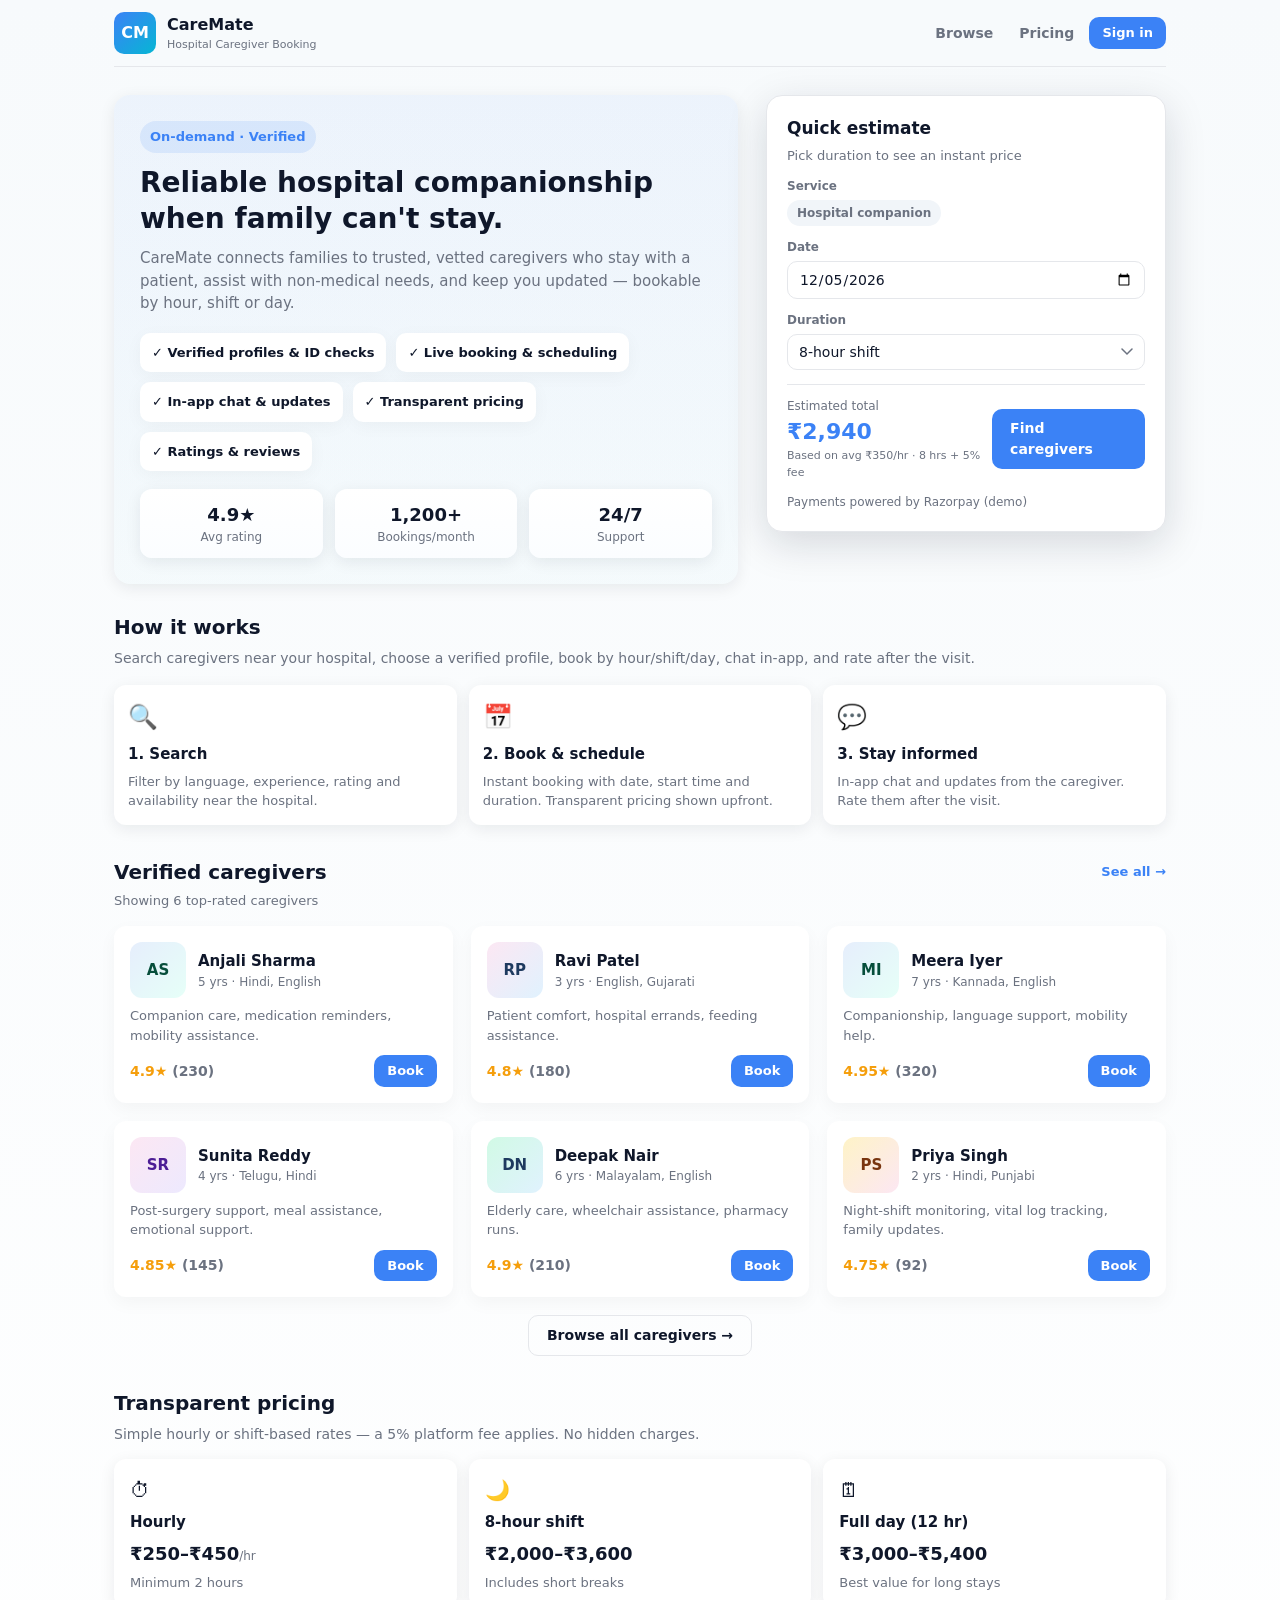
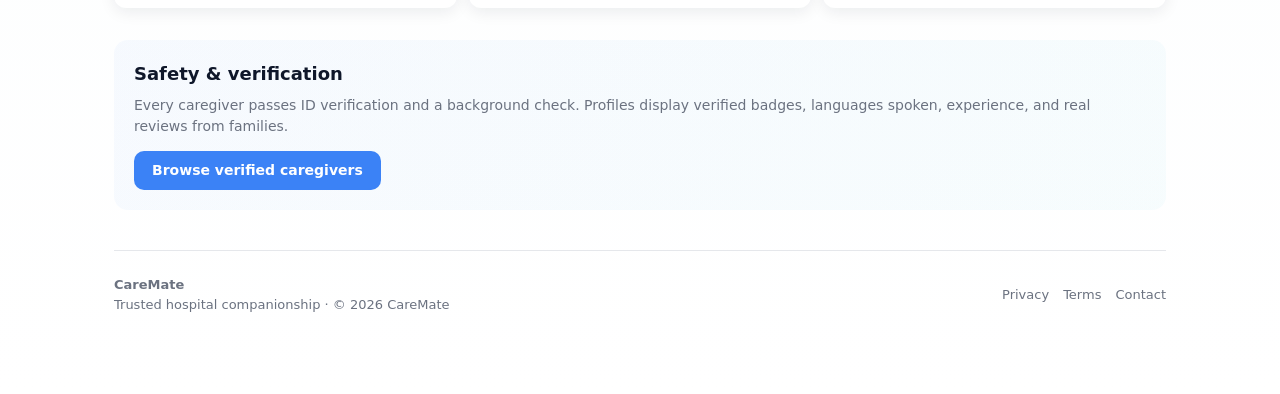
<file: index.html>
<!doctype html>
<html lang="en">
<head>
  <meta charset="utf-8" />
  <meta name="viewport" content="width=device-width, initial-scale=1" />
  <title>CareMate — Hospital Caregiver Booking</title>
  <meta name="description" content="Reliable, affordable on-demand hospital companionship and support. Book vetted caregivers by hour, shift or day." />
  <meta name="theme-color" content="#3b82f6" />
  <link rel="stylesheet" href="style.css">
  <style>
    /* Landing-page-only styles */
    body { background: linear-gradient(180deg, #f7fafc, #fff); }
    .hero { display: grid; grid-template-columns: 1fr 400px; gap: 28px; align-items: start; margin: 28px 0; }
    .lead { background: linear-gradient(180deg, rgba(59,130,246,.06), rgba(6,182,212,.02)); padding: 26px; border-radius: 16px; box-shadow: var(--shadow); }
    .badge { display: inline-block; background: rgba(59,130,246,.12); color: var(--accent); padding: 6px 10px; border-radius: 999px; font-weight: 700; margin-bottom: 12px; font-size: 13px; }
    h2.hero-h { margin: 0 0 10px; font-size: 28px; font-weight: 800; line-height: 1.3; }
    p.lead-desc { color: var(--muted); margin: 0 0 18px; font-size: 15px; }
    .features { display: flex; flex-wrap: wrap; gap: 10px; margin-top: 10px; }
    .feature { background: var(--card); padding: 10px 12px; border-radius: 10px; box-shadow: 0 4px 18px rgba(2,6,23,.04); font-size: 13px; font-weight: 600; }
    .stats { display: flex; gap: 12px; margin-top: 18px; }
    .stat { background: linear-gradient(180deg,#fff,#fbfdff); padding: 12px; border-radius: 12px; flex: 1; text-align: center; box-shadow: var(--shadow); }
    /* Booking widget */
    .booking-widget { background: #fff; border-radius: 16px; padding: 20px; box-shadow: var(--shadow-lg); border: 1px solid var(--border); }
    .booking-widget h3 { margin: 0 0 4px; font-size: 17px; }
    .bw-row { margin-top: 12px; }
    .bw-row label { font-size: 12px; color: var(--muted); font-weight: 600; display: block; margin-bottom: 5px; }
    .bw-row input, .bw-row select { width: 100%; padding: 9px 11px; border-radius: 10px; border: 1.5px solid var(--border); font-size: 14px; font-family: inherit; background: #fff; color: #0f172a; outline: none; transition: border-color .15s; }
    .bw-row input:focus, .bw-row select:focus { border-color: var(--accent); box-shadow: 0 0 0 3px rgba(59,130,246,.12); }
    .bw-row select { appearance: none; background-image: url("data:image/svg+xml,%3Csvg xmlns='http://www.w3.org/2000/svg' width='12' height='8' viewBox='0 0 12 8'%3E%3Cpath d='M1 1l5 5 5-5' stroke='%236b7280' stroke-width='1.5' fill='none' stroke-linecap='round'/%3E%3C/svg%3E"); background-repeat: no-repeat; background-position: right 11px center; padding-right: 30px; }
    .estimate-line { display: flex; justify-content: space-between; align-items: center; margin-top: 14px; padding-top: 12px; border-top: 1px solid var(--border); }
    /* CG grid on landing */
    .cg-grid { display: grid; grid-template-columns: repeat(3,1fr); gap: 18px; margin-top: 16px; }
    .cg-card-sm { background: var(--card); padding: 16px; border-radius: 12px; box-shadow: 0 6px 18px rgba(2,6,23,.04); transition: box-shadow .18s, transform .18s; }
    .cg-card-sm:hover { box-shadow: 0 12px 32px rgba(15,23,42,.10); transform: translateY(-2px); }
    .cg-avatar { width: 56px; height: 56px; border-radius: 12px; display: flex; align-items: center; justify-content: center; font-weight: 700; color: #064e3b; }
    .cg-meta-row { display: flex; gap: 12px; align-items: center; }
    @media (max-width: 1000px) { .hero { grid-template-columns: 1fr; } .cg-grid { grid-template-columns: repeat(2,1fr); } }
    @media (max-width: 640px)  { .cg-grid { grid-template-columns: 1fr; } .stats { flex-wrap: wrap; } }
  </style>
</head>
<body>
  <a class="skip-link" href="#main-content">Skip to main content</a>
  <div class="container">
    <div id="nav-root"></div>

    <main id="main-content">
      <!-- ── Hero ── -->
      <section class="hero">
        <div class="lead">
          <span class="badge">On-demand · Verified</span>
          <h2 class="hero-h">Reliable hospital companionship when family can't stay.</h2>
          <p class="lead-desc">CareMate connects families to trusted, vetted caregivers who stay with a patient, assist with non‑medical needs, and keep you updated — bookable by hour, shift or day.</p>

          <div class="features">
            <div class="feature">✓ Verified profiles & ID checks</div>
            <div class="feature">✓ Live booking & scheduling</div>
            <div class="feature">✓ In-app chat & updates</div>
            <div class="feature">✓ Transparent pricing</div>
            <div class="feature">✓ Ratings & reviews</div>
          </div>

          <div class="stats">
            <div class="stat"><div style="font-weight:800;font-size:18px">4.9★</div><div style="color:var(--muted);font-size:12px">Avg rating</div></div>
            <div class="stat"><div style="font-weight:800;font-size:18px">1,200+</div><div style="color:var(--muted);font-size:12px">Bookings/month</div></div>
            <div class="stat"><div style="font-weight:800;font-size:18px">24/7</div><div style="color:var(--muted);font-size:12px">Support</div></div>
          </div>
        </div>

        <!-- Quick-book widget -->
        <aside class="booking-widget" id="book" aria-labelledby="bw-heading">
          <h3 id="bw-heading">Quick estimate</h3>
          <div style="color:var(--muted);font-size:13px">Pick duration to see an instant price</div>

          <div class="bw-row">
            <label>Service</label>
            <div style="margin-top:2px"><span class="tag">Hospital companion</span></div>
          </div>

          <div class="bw-row">
            <label for="bw-date">Date</label>
            <input type="date" id="bw-date" />
          </div>

          <div class="bw-row">
            <label for="bw-duration">Duration</label>
            <select id="bw-duration" onchange="updateEstimate()">
              <option value="2">2 hours</option>
              <option value="4">4 hours</option>
              <option value="8" selected>8-hour shift</option>
              <option value="12">Full day (12 hrs)</option>
            </select>
          </div>

          <div class="estimate-line">
            <div>
              <div style="font-size:12px;color:var(--muted)">Estimated total</div>
              <div style="font-weight:800;font-size:22px;color:var(--accent)" id="bw-price">₹2,800</div>
              <div style="font-size:11px;color:var(--muted)" id="bw-note">Based on avg ₹350/hr · 8 hrs</div>
            </div>
            <a class="btn btn-primary" href="caregivers.html" id="bw-cta">Find caregivers</a>
          </div>

          <p style="margin-top:12px;font-size:12px;color:var(--muted)">Payments powered by Razorpay (demo)</p>
        </aside>
      </section>

      <!-- ── How it works ── -->
      <section id="how" style="margin-top:8px">
        <h3 style="margin-bottom:6px;font-size:20px;font-weight:800">How it works</h3>
        <p style="color:var(--muted);margin-top:0;font-size:14px">Search caregivers near your hospital, choose a verified profile, book by hour/shift/day, chat in-app, and rate after the visit.</p>

        <div style="display:flex;gap:12px;margin-top:16px;flex-wrap:wrap">
          <div style="flex:1;min-width:220px;background:var(--card);padding:14px;border-radius:12px;box-shadow:var(--shadow)">
            <div style="font-size:24px;margin-bottom:8px">🔍</div>
            <strong>1. Search</strong>
            <div style="color:var(--muted);font-size:13px;margin-top:6px">Filter by language, experience, rating and availability near the hospital.</div>
          </div>
          <div style="flex:1;min-width:220px;background:var(--card);padding:14px;border-radius:12px;box-shadow:var(--shadow)">
            <div style="font-size:24px;margin-bottom:8px">📅</div>
            <strong>2. Book & schedule</strong>
            <div style="color:var(--muted);font-size:13px;margin-top:6px">Instant booking with date, start time and duration. Transparent pricing shown upfront.</div>
          </div>
          <div style="flex:1;min-width:220px;background:var(--card);padding:14px;border-radius:12px;box-shadow:var(--shadow)">
            <div style="font-size:24px;margin-bottom:8px">💬</div>
            <strong>3. Stay informed</strong>
            <div style="color:var(--muted);font-size:13px;margin-top:6px">In-app chat and updates from the caregiver. Rate them after the visit.</div>
          </div>
        </div>
      </section>

      <!-- ── Caregivers section ── -->
      <section id="caregivers" style="margin-top:32px">
        <div style="display:flex;justify-content:space-between;align-items:center;margin-bottom:4px">
          <h3 style="margin:0;font-size:20px;font-weight:800">Verified caregivers</h3>
          <a href="caregivers.html" style="color:var(--accent);font-size:13px;font-weight:700;text-decoration:none">See all →</a>
        </div>
        <p style="color:var(--muted);font-size:13px;margin-bottom:0">Showing 6 top-rated caregivers</p>

        <div class="cg-grid" role="list">
          <article class="cg-card-sm" role="listitem">
            <div class="cg-meta-row">
              <div class="cg-avatar" style="background:linear-gradient(135deg,#e6eefc,#e6fff8)">AS</div>
              <div><div style="font-weight:800">Anjali Sharma</div><div style="font-size:12px;color:var(--muted)">5 yrs · Hindi, English</div></div>
            </div>
            <div style="margin-top:8px;color:var(--muted);font-size:13px">Companion care, medication reminders, mobility assistance.</div>
            <div style="display:flex;justify-content:space-between;align-items:center;margin-top:10px">
              <div class="rating">4.9★ <span style="color:var(--muted);font-weight:600">(230)</span></div>
              <a class="btn btn-primary btn-sm" href="caregiver.html?id=cg1">Book</a>
            </div>
          </article>

          <article class="cg-card-sm" role="listitem">
            <div class="cg-meta-row">
              <div class="cg-avatar" style="background:linear-gradient(135deg,#fce7f3,#e0f2fe);color:#1e3a5f">RP</div>
              <div><div style="font-weight:800">Ravi Patel</div><div style="font-size:12px;color:var(--muted)">3 yrs · English, Gujarati</div></div>
            </div>
            <div style="margin-top:8px;color:var(--muted);font-size:13px">Patient comfort, hospital errands, feeding assistance.</div>
            <div style="display:flex;justify-content:space-between;align-items:center;margin-top:10px">
              <div class="rating">4.8★ <span style="color:var(--muted);font-weight:600">(180)</span></div>
              <a class="btn btn-primary btn-sm" href="caregiver.html?id=cg2">Book</a>
            </div>
          </article>

          <article class="cg-card-sm" role="listitem">
            <div class="cg-meta-row">
              <div class="cg-avatar" style="background:linear-gradient(135deg,#e6eefc,#e6fff8)">MI</div>
              <div><div style="font-weight:800">Meera Iyer</div><div style="font-size:12px;color:var(--muted)">7 yrs · Kannada, English</div></div>
            </div>
            <div style="margin-top:8px;color:var(--muted);font-size:13px">Companionship, language support, mobility help.</div>
            <div style="display:flex;justify-content:space-between;align-items:center;margin-top:10px">
              <div class="rating">4.95★ <span style="color:var(--muted);font-weight:600">(320)</span></div>
              <a class="btn btn-primary btn-sm" href="caregiver.html?id=cg3">Book</a>
            </div>
          </article>

          <article class="cg-card-sm" role="listitem">
            <div class="cg-meta-row">
              <div class="cg-avatar" style="background:linear-gradient(135deg,#fce7f3,#ede9fe);color:#4c1d95">SR</div>
              <div><div style="font-weight:800">Sunita Reddy</div><div style="font-size:12px;color:var(--muted)">4 yrs · Telugu, Hindi</div></div>
            </div>
            <div style="margin-top:8px;color:var(--muted);font-size:13px">Post-surgery support, meal assistance, emotional support.</div>
            <div style="display:flex;justify-content:space-between;align-items:center;margin-top:10px">
              <div class="rating">4.85★ <span style="color:var(--muted);font-weight:600">(145)</span></div>
              <a class="btn btn-primary btn-sm" href="caregiver.html?id=cg4">Book</a>
            </div>
          </article>

          <article class="cg-card-sm" role="listitem">
            <div class="cg-meta-row">
              <div class="cg-avatar" style="background:linear-gradient(135deg,#d1fae5,#e0f2fe);color:#1e3a5f">DN</div>
              <div><div style="font-weight:800">Deepak Nair</div><div style="font-size:12px;color:var(--muted)">6 yrs · Malayalam, English</div></div>
            </div>
            <div style="margin-top:8px;color:var(--muted);font-size:13px">Elderly care, wheelchair assistance, pharmacy runs.</div>
            <div style="display:flex;justify-content:space-between;align-items:center;margin-top:10px">
              <div class="rating">4.9★ <span style="color:var(--muted);font-weight:600">(210)</span></div>
              <a class="btn btn-primary btn-sm" href="caregiver.html?id=cg5">Book</a>
            </div>
          </article>

          <article class="cg-card-sm" role="listitem">
            <div class="cg-meta-row">
              <div class="cg-avatar" style="background:linear-gradient(135deg,#fef3c7,#fce7f3);color:#78350f">PS</div>
              <div><div style="font-weight:800">Priya Singh</div><div style="font-size:12px;color:var(--muted)">2 yrs · Hindi, Punjabi</div></div>
            </div>
            <div style="margin-top:8px;color:var(--muted);font-size:13px">Night-shift monitoring, vital log tracking, family updates.</div>
            <div style="display:flex;justify-content:space-between;align-items:center;margin-top:10px">
              <div class="rating">4.75★ <span style="color:var(--muted);font-weight:600">(92)</span></div>
              <a class="btn btn-primary btn-sm" href="caregiver.html?id=cg6">Book</a>
            </div>
          </article>
        </div>

        <div style="text-align:center;margin-top:18px">
          <a class="btn btn-ghost" href="caregivers.html">Browse all caregivers →</a>
        </div>
      </section>

      <!-- ── Pricing ── -->
      <section id="pricing" style="margin-top:32px">
        <h3 style="font-size:20px;font-weight:800;margin-bottom:6px">Transparent pricing</h3>
        <p style="color:var(--muted);font-size:14px">Simple hourly or shift-based rates — a 5% platform fee applies. No hidden charges.</p>

        <div style="display:flex;gap:12px;margin-top:14px;flex-wrap:wrap">
          <div style="flex:1;min-width:170px;background:var(--card);padding:16px;border-radius:12px;box-shadow:var(--shadow)">
            <div style="font-size:20px;margin-bottom:6px">⏱</div>
            <strong>Hourly</strong>
            <div style="font-weight:800;font-size:18px;margin-top:6px">₹250–₹450<span style="font-size:12px;font-weight:500;color:var(--muted)">/hr</span></div>
            <div style="color:var(--muted);font-size:13px;margin-top:6px">Minimum 2 hours</div>
          </div>
          <div style="flex:1;min-width:170px;background:var(--card);padding:16px;border-radius:12px;box-shadow:var(--shadow)">
            <div style="font-size:20px;margin-bottom:6px">🌙</div>
            <strong>8-hour shift</strong>
            <div style="font-weight:800;font-size:18px;margin-top:6px">₹2,000–₹3,600</div>
            <div style="color:var(--muted);font-size:13px;margin-top:6px">Includes short breaks</div>
          </div>
          <div style="flex:1;min-width:170px;background:var(--card);padding:16px;border-radius:12px;box-shadow:var(--shadow)">
            <div style="font-size:20px;margin-bottom:6px">🗓</div>
            <strong>Full day (12 hr)</strong>
            <div style="font-weight:800;font-size:18px;margin-top:6px">₹3,000–₹5,400</div>
            <div style="color:var(--muted);font-size:13px;margin-top:6px">Best value for long stays</div>
          </div>
        </div>
      </section>

      <!-- ── Safety ── -->
      <section style="margin-top:32px;background:linear-gradient(135deg,rgba(59,130,246,.04),rgba(6,182,212,.03));padding:20px;border-radius:14px">
        <h3 style="margin:0;font-size:18px;font-weight:800">Safety & verification</h3>
        <p style="color:var(--muted);margin-top:8px;font-size:14px">Every caregiver passes ID verification and a background check. Profiles display verified badges, languages spoken, experience, and real reviews from families.</p>
        <a class="btn btn-primary" href="caregivers.html" style="margin-top:14px;display:inline-flex">Browse verified caregivers</a>
      </section>
    </main>

    <footer>
      <div style="display:flex;justify-content:space-between;align-items:center;flex-wrap:wrap;gap:12px">
        <div>
          <strong>CareMate</strong>
          <div style="color:var(--muted);font-size:13px">Trusted hospital companionship · © 2026 CareMate</div>
        </div>
        <div style="display:flex;gap:14px">
          <a href="#" style="text-decoration:none;color:var(--muted)">Privacy</a>
          <a href="#" style="text-decoration:none;color:var(--muted)">Terms</a>
          <a href="#" style="text-decoration:none;color:var(--muted)">Contact</a>
        </div>
      </div>
    </footer>
  </div>

  <script src="app.js"></script>
  <script>
    Nav.render('#nav-root', '');

    // Set default date to today
    document.getElementById('bw-date').min   = new Date().toISOString().split('T')[0];
    document.getElementById('bw-date').value = new Date().toISOString().split('T')[0];

    const AVG_RATE = 350; // avg across all caregivers
    function updateEstimate() {
      const dur  = parseInt(document.getElementById('bw-duration').value, 10);
      const p    = Pricing.estimate(AVG_RATE, dur);
      document.getElementById('bw-price').textContent = Utils.currency(p.total);
      document.getElementById('bw-note').textContent  = `Based on avg ₹${AVG_RATE}/hr · ${dur} hr${dur > 1 ? 's' : ''} + 5% fee`;
      const date = document.getElementById('bw-date').value;
      document.getElementById('bw-cta').href = `caregivers.html${date ? '?date=' + date : ''}`;
    }
    updateEstimate();
  </script>
</body>
</html>
</file>
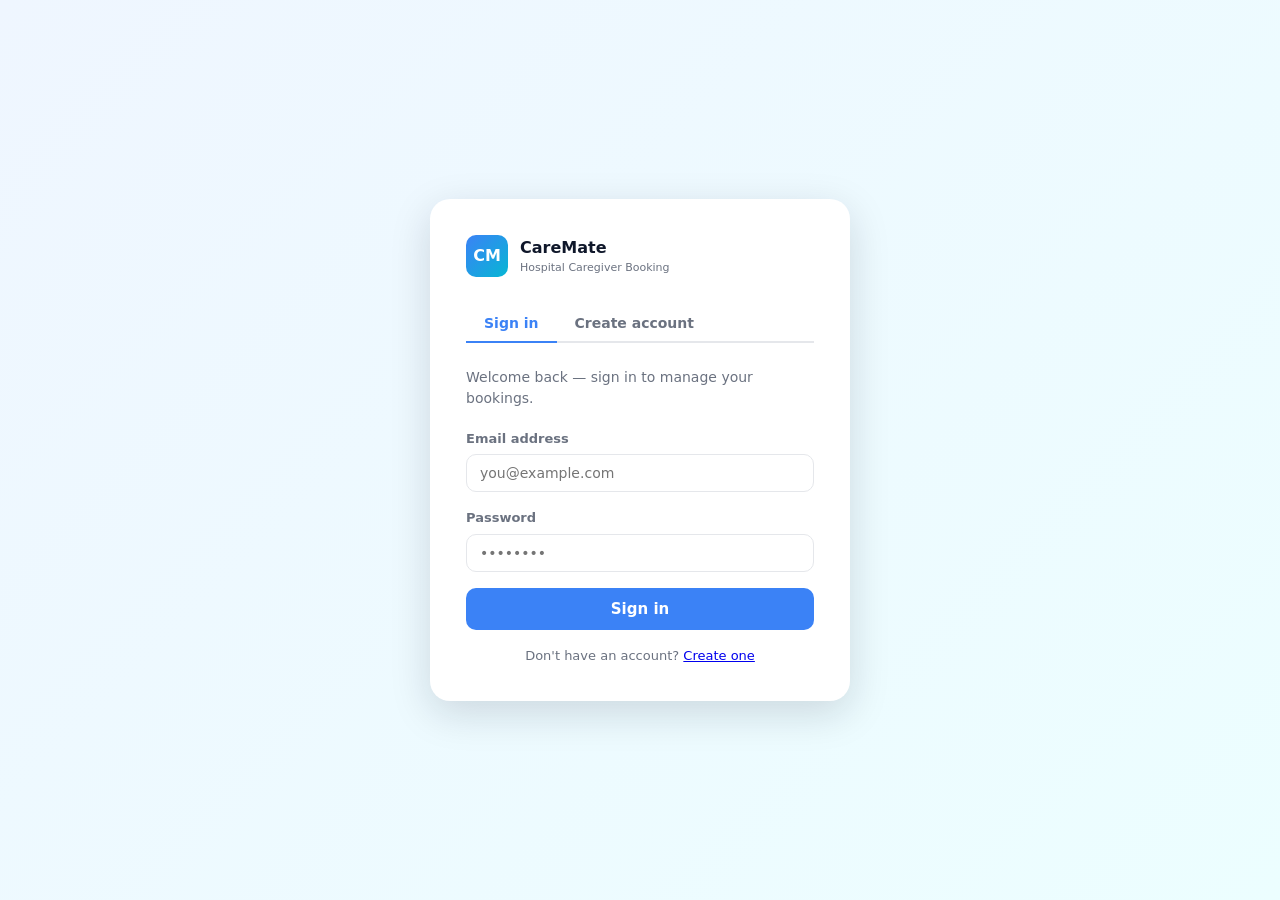
<file: auth.html>
<!doctype html>
<html lang="en">
<head>
  <meta charset="utf-8">
  <meta name="viewport" content="width=device-width, initial-scale=1">
  <title>Sign in — CareMate</title>
  <link rel="stylesheet" href="style.css">
</head>
<body>
  <div class="auth-wrap">
    <div class="auth-card">

      <div class="auth-logo">
        <div class="logo">CM</div>
        <div>
          <div class="brand-name">CareMate</div>
          <div class="brand-sub">Hospital Caregiver Booking</div>
        </div>
      </div>

      <div class="tabs">
        <button class="tab-btn active" id="tab-login-btn" onclick="switchTab('login')">Sign in</button>
        <button class="tab-btn"        id="tab-reg-btn"   onclick="switchTab('register')">Create account</button>
      </div>

      <!-- ── Login ── -->
      <div class="tab-panel active" id="panel-login">
        <p style="color:var(--muted);font-size:14px;margin-bottom:20px">Welcome back — sign in to manage your bookings.</p>
        <form id="login-form" onsubmit="handleLogin(event)" novalidate>
          <div class="form-group">
            <label for="l-email">Email address</label>
            <input class="form-control" type="email" id="l-email" placeholder="you@example.com" autocomplete="email">
            <div class="form-error" id="l-email-err">Please enter a valid email.</div>
          </div>
          <div class="form-group">
            <label for="l-pass">Password</label>
            <input class="form-control" type="password" id="l-pass" placeholder="••••••••" autocomplete="current-password">
            <div class="form-error" id="l-pass-err">Please enter your password.</div>
          </div>
          <div class="form-error" id="l-general-err" style="margin-bottom:12px"></div>
          <button class="btn btn-primary btn-lg" type="submit" id="login-btn">Sign in</button>
        </form>
        <p style="text-align:center;margin-top:16px;font-size:13px;color:var(--muted)">
          Don't have an account? <a href="#" onclick="switchTab('register')">Create one</a>
        </p>
      </div>

      <!-- ── Register ── -->
      <div class="tab-panel" id="panel-register">
        <p style="color:var(--muted);font-size:14px;margin-bottom:20px">Join CareMate — book trusted hospital caregivers today.</p>
        <form id="reg-form" onsubmit="handleRegister(event)" novalidate>
          <div class="form-row">
            <div class="form-group">
              <label for="r-fname">First name</label>
              <input class="form-control" type="text" id="r-fname" placeholder="Aisha" autocomplete="given-name">
              <div class="form-error" id="r-fname-err">Required.</div>
            </div>
            <div class="form-group">
              <label for="r-lname">Last name</label>
              <input class="form-control" type="text" id="r-lname" placeholder="Khan" autocomplete="family-name">
              <div class="form-error" id="r-lname-err">Required.</div>
            </div>
          </div>
          <div class="form-group">
            <label for="r-email">Email address</label>
            <input class="form-control" type="email" id="r-email" placeholder="you@example.com" autocomplete="email">
            <div class="form-error" id="r-email-err">Please enter a valid email.</div>
          </div>
          <div class="form-group">
            <label for="r-phone">Phone number</label>
            <input class="form-control" type="tel" id="r-phone" placeholder="+91 98765 43210" autocomplete="tel">
          </div>
          <div class="form-group">
            <label for="r-pass">Password</label>
            <input class="form-control" type="password" id="r-pass" placeholder="Min. 8 characters" autocomplete="new-password">
            <div class="form-error" id="r-pass-err">Password must be at least 8 characters.</div>
          </div>
          <div class="form-group">
            <label for="r-pass2">Confirm password</label>
            <input class="form-control" type="password" id="r-pass2" placeholder="Re-enter password" autocomplete="new-password">
            <div class="form-error" id="r-pass2-err">Passwords do not match.</div>
          </div>
          <div class="form-error" id="r-general-err" style="margin-bottom:12px"></div>
          <button class="btn btn-primary btn-lg" type="submit" id="reg-btn">Create account</button>
        </form>
        <p style="text-align:center;margin-top:16px;font-size:13px;color:var(--muted)">
          Already have an account? <a href="#" onclick="switchTab('login')">Sign in</a>
        </p>
      </div>

    </div>
  </div>

  <script src="app.js"></script>
  <script>
    // If already signed in, skip to destination
    const params = new URLSearchParams(location.search);
    const nextUrl = params.get('next') || 'dashboard.html';
    if (Auth.currentUser()) window.location.href = nextUrl;

    // Pre-select tab from query param
    if (params.get('tab') === 'register') switchTab('register');

    function switchTab(tab) {
      const isLogin = tab === 'login';
      document.getElementById('tab-login-btn').classList.toggle('active', isLogin);
      document.getElementById('tab-reg-btn').classList.toggle('active', !isLogin);
      document.getElementById('panel-login').classList.toggle('active', isLogin);
      document.getElementById('panel-register').classList.toggle('active', !isLogin);
    }

    function setErr(id, msg) {
      const el = document.getElementById(id);
      el.textContent = msg || el.dataset.default || el.textContent;
      el.classList.toggle('show', !!msg);
    }

    function handleLogin(e) {
      e.preventDefault();
      const email = document.getElementById('l-email').value.trim();
      const pass  = document.getElementById('l-pass').value;
      let ok = true;

      if (!email || !/\S+@\S+\.\S+/.test(email)) { setErr('l-email-err','Please enter a valid email.'); ok = false; } else setErr('l-email-err','');
      if (!pass) { setErr('l-pass-err','Please enter your password.'); ok = false; } else setErr('l-pass-err','');
      if (!ok) return;

      const btn = document.getElementById('login-btn');
      btn.innerHTML = '<span class="spinner"></span> Signing in…'; btn.disabled = true;
      setTimeout(() => {
        // Demo: any email/password works
        Auth.login(email.split('@')[0].replace(/[^a-zA-Z ]/g,' ').trim() || 'User', email);
        Toast.show('Welcome back!', 'success');
        window.location.href = nextUrl;
      }, 800);
    }

    function handleRegister(e) {
      e.preventDefault();
      const fname = document.getElementById('r-fname').value.trim();
      const lname = document.getElementById('r-lname').value.trim();
      const email = document.getElementById('r-email').value.trim();
      const pass  = document.getElementById('r-pass').value;
      const pass2 = document.getElementById('r-pass2').value;
      let ok = true;

      if (!fname) { setErr('r-fname-err','Required.'); ok = false; } else setErr('r-fname-err','');
      if (!lname) { setErr('r-lname-err','Required.'); ok = false; } else setErr('r-lname-err','');
      if (!email || !/\S+@\S+\.\S+/.test(email)) { setErr('r-email-err','Please enter a valid email.'); ok = false; } else setErr('r-email-err','');
      if (pass.length < 8) { setErr('r-pass-err','Password must be at least 8 characters.'); ok = false; } else setErr('r-pass-err','');
      if (pass !== pass2) { setErr('r-pass2-err','Passwords do not match.'); ok = false; } else setErr('r-pass2-err','');
      if (!ok) return;

      const btn = document.getElementById('reg-btn');
      btn.innerHTML = '<span class="spinner"></span> Creating account…'; btn.disabled = true;
      setTimeout(() => {
        Auth.login(fname + ' ' + lname, email);
        Toast.show('Account created! Welcome to CareMate.', 'success');
        window.location.href = nextUrl;
      }, 900);
    }
  </script>
</body>
</html>
</file>
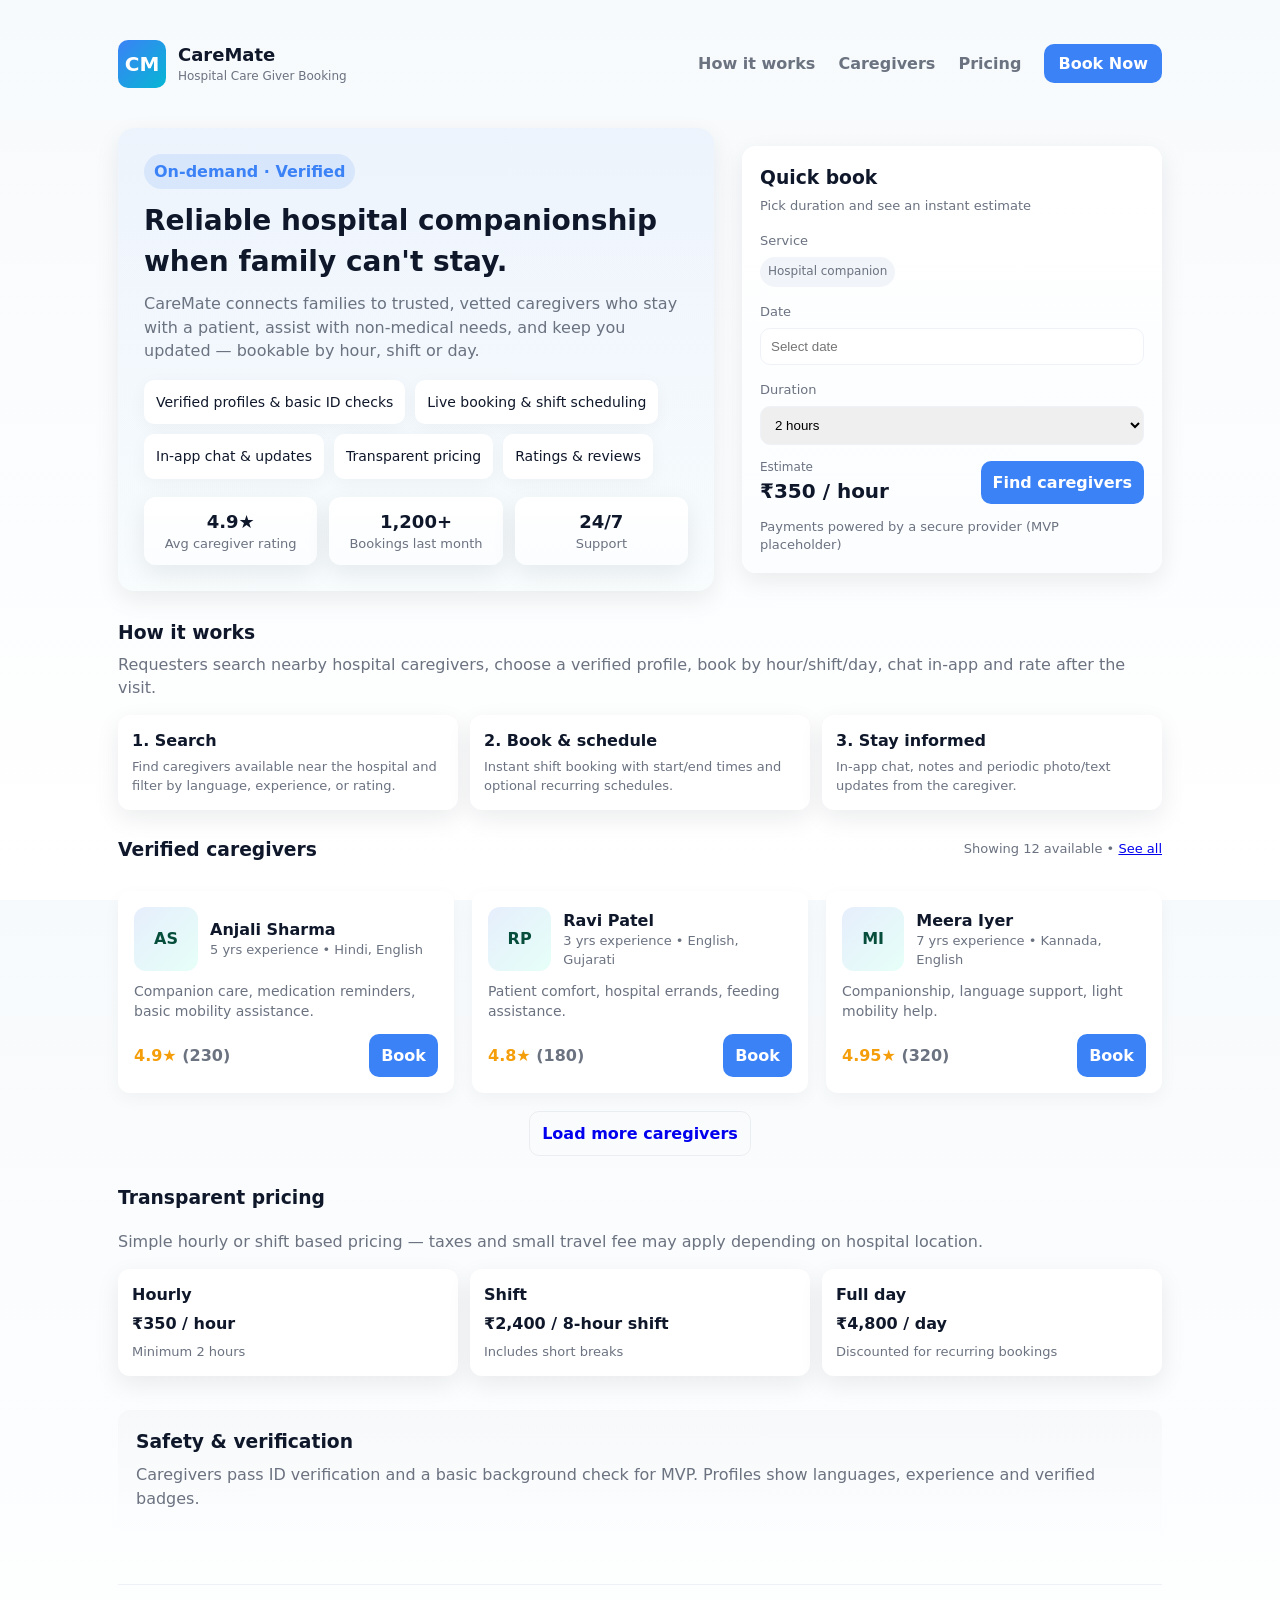
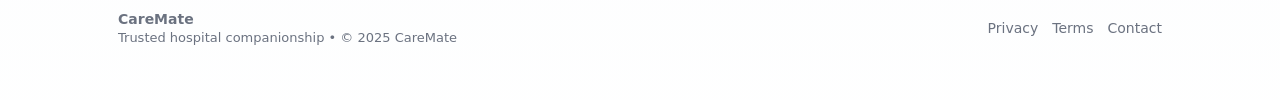
<file: care_mate_hospital_care_giver_booking_index.html>
<!doctype html>
<html lang="en">
<head>
  <meta charset="utf-8" />
  <meta name="viewport" content="width=device-width, initial-scale=1" />
  <title>CareMate — Hospital Care Giver Booking</title>
  <meta name="description" content="Reliable, affordable on-demand hospital companionship and support. Book vetted caregivers by hour, shift or day." />
  <style>
    /* Reset & base */
    :root{
      --accent:#3b82f6; /* blue */
      --muted:#6b7280;
      --bg:#f7fafc;
      --card:#ffffff;
      --radius:12px;
      --glass: rgba(255,255,255,0.6);
      --maxw:1100px;
      --shadow: 0 8px 24px rgba(15,23,42,0.08);
      font-family: Inter, ui-sans-serif, system-ui, -apple-system, "Segoe UI", Roboto, "Helvetica Neue", Arial;
    }
    *{box-sizing:border-box}
    html,body{height:100%}
    body{margin:0;background:linear-gradient(180deg,var(--bg),#fff);color:#0f172a;line-height:1.45}
    .container{max-width:var(--maxw);margin:0 auto;padding:28px}

    /* Header */
    header{display:flex;align-items:center;justify-content:space-between;padding:12px 0}
    .brand{display:flex;gap:12px;align-items:center}
    .logo{width:48px;height:48px;border-radius:10px;background:linear-gradient(135deg,var(--accent),#06b6d4);display:grid;place-items:center;color:white;font-weight:700;font-size:20px}
    .brand h1{margin:0;font-size:18px}
    nav a{margin-left:18px;text-decoration:none;color:var(--muted);font-weight:600}
    .cta{background:var(--accent);color:white;padding:10px 14px;border-radius:10px;text-decoration:none;font-weight:700}

    /* Hero */
    .hero{display:grid;grid-template-columns:1fr 420px;gap:28px;align-items:center;margin:28px 0}
    .hero .lead{background:linear-gradient(180deg, rgba(59,130,246,0.06), rgba(6,182,212,0.02));padding:26px;border-radius:16px;box-shadow:var(--shadow)}
    .badge{display:inline-block;background:rgba(59,130,246,0.12);color:var(--accent);padding:6px 10px;border-radius:999px;font-weight:700;margin-bottom:12px}
    h2{margin:0 0 10px;font-size:28px}
    p.lead-desc{color:var(--muted);margin:0 0 18px}
    .features{display:flex;flex-wrap:wrap;gap:10px;margin-top:10px}
    .feature{background:var(--card);padding:12px;border-radius:10px;box-shadow:0 4px 18px rgba(2,6,23,0.04);min-width:150px;font-size:14px}

    /* Booking card */
    .booking{background:linear-gradient(180deg,#fff,#fbfdff);border-radius:14px;padding:18px;box-shadow:var(--shadow)}
    .booking h3{margin:0 0 6px}
    .price{font-weight:800;font-size:20px}
    .booking .row{display:flex;gap:8px;margin-top:12px}
    .btn{display:inline-block;padding:10px 12px;border-radius:10px;text-decoration:none;font-weight:700;border:none;cursor:pointer}
    .btn-primary{background:var(--accent);color:white}
    .btn-ghost{background:transparent;border:1px solid rgba(15,23,42,0.06)}

    /* Caregiver grid */
    .grid{display:grid;grid-template-columns:repeat(3,1fr);gap:18px;margin-top:28px}
    .card{background:var(--card);padding:16px;border-radius:12px;box-shadow:0 6px 18px rgba(2,6,23,0.04);}
    .avatar{width:64px;height:64px;border-radius:12px;background:linear-gradient(135deg,#e6eefc,#e6fff8);display:flex;align-items:center;justify-content:center;font-weight:700;color:#064e3b}
    .meta{display:flex;gap:12px;align-items:center}
    .rating{color:#f59e0b;font-weight:700}
    .tag{display:inline-block;background:#f1f5f9;padding:6px 8px;border-radius:999px;font-size:12px;color:var(--muted)}

    /* Stats */
    .stats{display:flex;gap:12px;margin-top:22px}
    .stat{background:linear-gradient(180deg,#fff,#fbfdff);padding:12px;border-radius:12px;flex:1;text-align:center;box-shadow:var(--shadow)}

    /* Footer */
    footer{margin-top:40px;padding:24px 0;color:var(--muted);font-size:14px;border-top:1px solid #eef2f7}

    /* Responsive */
    @media (max-width:1000px){
      .hero{grid-template-columns:1fr}
      .grid{grid-template-columns:repeat(2,1fr)}
    }
    @media (max-width:640px){
      .grid{grid-template-columns:1fr}
      nav{display:none}
      .hero{gap:18px}
    }

    /* Tiny interactions (non-js friendly) */
    .search{display:flex;gap:8px;margin-top:12px}
    input[type=text]{flex:1;padding:10px;border-radius:10px;border:1px solid #e6eef7}
  </style>
</head>
<body>
  <div class="container">
    <header>
      <div class="brand">
        <div class="logo">CM</div>
        <div>
          <h1>CareMate</h1>
          <div style="font-size:12px;color:var(--muted)">Hospital Care Giver Booking</div>
        </div>
      </div>
      <nav aria-label="Main navigation">
        <a href="#how">How it works</a>
        <a href="#caregivers">Caregivers</a>
        <a href="#pricing">Pricing</a>
        <a class="cta" href="#book">Book Now</a>
      </nav>
    </header>

    <main>
      <section class="hero">
        <div class="lead">
          <span class="badge">On-demand · Verified</span>
          <h2>Reliable hospital companionship when family can't stay.</h2>
          <p class="lead-desc">CareMate connects families to trusted, vetted caregivers who stay with a patient, assist with non‑medical needs, and keep you updated — bookable by hour, shift or day.</p>

          <div class="features" aria-hidden="false">
            <div class="feature">Verified profiles & basic ID checks</div>
            <div class="feature">Live booking & shift scheduling</div>
            <div class="feature">In-app chat & updates</div>
            <div class="feature">Transparent pricing</div>
            <div class="feature">Ratings & reviews</div>
          </div>

          <div class="stats" style="margin-top:18px">
            <div class="stat"><div style="font-weight:800;font-size:18px">4.9★</div><div style="color:var(--muted);font-size:13px">Avg caregiver rating</div></div>
            <div class="stat"><div style="font-weight:800;font-size:18px">1,200+</div><div style="color:var(--muted);font-size:13px">Bookings last month</div></div>
            <div class="stat"><div style="font-weight:800;font-size:18px">24/7</div><div style="color:var(--muted);font-size:13px">Support</div></div>
          </div>

        </div>

        <aside class="booking" id="book" aria-labelledby="booking-heading">
          <h3 id="booking-heading">Quick book</h3>
          <div style="color:var(--muted);font-size:13px">Pick duration and see an instant estimate</div>
          <div style="margin-top:12px">
            <label style="font-size:13px;color:var(--muted)">Service</label>
            <div style="margin-top:6px"><span class="tag">Hospital companion</span></div>
          </div>

          <div class="row" style="margin-top:12px">
            <div style="flex:1">
              <label style="font-size:13px;color:var(--muted)">Date</label>
              <input type="text" placeholder="Select date" aria-label="Select date" style="width:100%;padding:10px;border-radius:10px;border:1px solid #eef2f7;margin-top:6px" />
            </div>
          </div>

          <div class="row">
            <div style="flex:1">
              <label style="font-size:13px;color:var(--muted)">Duration</label>
              <select style="width:100%;padding:10px;border-radius:10px;border:1px solid #eef2f7;margin-top:6px">
                <option>2 hours</option>
                <option>4 hours</option>
                <option>8-hour shift</option>
                <option>Full day</option>
              </select>
            </div>
          </div>

          <div style="display:flex;align-items:center;justify-content:space-between;margin-top:14px">
            <div>
              <div style="font-size:12px;color:var(--muted)">Estimate</div>
              <div class="price">₹350 / hour</div>
            </div>
            <div>
              <a class="btn btn-primary" href="#caregivers">Find caregivers</a>
            </div>
          </div>

          <div style="margin-top:12px;font-size:13px;color:var(--muted)">Payments powered by a secure provider (MVP placeholder)</div>
        </aside>
      </section>

      <section id="how">
        <h3 style="margin-bottom:6px">How it works</h3>
        <p style="color:var(--muted);margin-top:0">Requesters search nearby hospital caregivers, choose a verified profile, book by hour/shift/day, chat in-app and rate after the visit.</p>

        <div style="display:flex;gap:12px;margin-top:16px;flex-wrap:wrap">
          <div style="flex:1;min-width:220px;background:var(--card);padding:14px;border-radius:12px;box-shadow:var(--shadow)">
            <strong>1. Search</strong>
            <div style="color:var(--muted);font-size:13px;margin-top:6px">Find caregivers available near the hospital and filter by language, experience, or rating.</div>
          </div>
          <div style="flex:1;min-width:220px;background:var(--card);padding:14px;border-radius:12px;box-shadow:var(--shadow)">
            <strong>2. Book & schedule</strong>
            <div style="color:var(--muted);font-size:13px;margin-top:6px">Instant shift booking with start/end times and optional recurring schedules.</div>
          </div>
          <div style="flex:1;min-width:220px;background:var(--card);padding:14px;border-radius:12px;box-shadow:var(--shadow)">
            <strong>3. Stay informed</strong>
            <div style="color:var(--muted);font-size:13px;margin-top:6px">In-app chat, notes and periodic photo/text updates from the caregiver.</div>
          </div>
        </div>
      </section>

      <section id="caregivers" style="margin-top:26px">
        <div style="display:flex;justify-content:space-between;align-items:center">
          <h3 style="margin:0">Verified caregivers</h3>
          <div style="color:var(--muted);font-size:13px">Showing 12 available • <a href="#">See all</a></div>
        </div>

        <div class="grid" role="list">
          <!-- Card 1 -->
          <article class="card" role="listitem" aria-label="Caregiver: Anjali Sharma">
            <div class="meta">
              <div class="avatar">AS</div>
              <div>
                <div style="font-weight:800">Anjali Sharma</div>
                <div style="font-size:13px;color:var(--muted)">5 yrs experience • Hindi, English</div>
              </div>
            </div>
            <div style="margin-top:10px;color:var(--muted);font-size:14px">Companion care, medication reminders, basic mobility assistance.</div>
            <div style="display:flex;justify-content:space-between;align-items:center;margin-top:12px">
              <div class="rating">4.9★ <span style="color:var(--muted);font-weight:600">(230)</span></div>
              <div>
                <a class="btn btn-primary" href="#book">Book</a>
              </div>
            </div>
          </article>

          <!-- Card 2 -->
          <article class="card" role="listitem" aria-label="Caregiver: Ravi Patel">
            <div class="meta">
              <div class="avatar">RP</div>
              <div>
                <div style="font-weight:800">Ravi Patel</div>
                <div style="font-size:13px;color:var(--muted)">3 yrs experience • English, Gujarati</div>
              </div>
            </div>
            <div style="margin-top:10px;color:var(--muted);font-size:14px">Patient comfort, hospital errands, feeding assistance.</div>
            <div style="display:flex;justify-content:space-between;align-items:center;margin-top:12px">
              <div class="rating">4.8★ <span style="color:var(--muted);font-weight:600">(180)</span></div>
              <div>
                <a class="btn btn-primary" href="#book">Book</a>
              </div>
            </div>
          </article>

          <!-- Card 3 -->
          <article class="card" role="listitem" aria-label="Caregiver: Meera Iyer">
            <div class="meta">
              <div class="avatar">MI</div>
              <div>
                <div style="font-weight:800">Meera Iyer</div>
                <div style="font-size:13px;color:var(--muted)">7 yrs experience • Kannada, English</div>
              </div>
            </div>
            <div style="margin-top:10px;color:var(--muted);font-size:14px">Companionship, language support, light mobility help.</div>
            <div style="display:flex;justify-content:space-between;align-items:center;margin-top:12px">
              <div class="rating">4.95★ <span style="color:var(--muted);font-weight:600">(320)</span></div>
              <div>
                <a class="btn btn-primary" href="#book">Book</a>
              </div>
            </div>
          </article>

        </div>

        <div style="margin-top:18px;text-align:center">
          <a class="btn btn-ghost" href="#">Load more caregivers</a>
        </div>
      </section>

      <section id="pricing" style="margin-top:28px">
        <h3>Transparent pricing</h3>
        <p style="color:var(--muted)">Simple hourly or shift based pricing — taxes and small travel fee may apply depending on hospital location.</p>

        <div style="display:flex;gap:12px;margin-top:12px;flex-wrap:wrap">
          <div style="flex:1;min-width:180px;background:var(--card);padding:14px;border-radius:12px;box-shadow:var(--shadow)">
            <strong>Hourly</strong>
            <div style="font-weight:800;margin-top:6px">₹350 / hour</div>
            <div style="color:var(--muted);font-size:13px;margin-top:8px">Minimum 2 hours</div>
          </div>
          <div style="flex:1;min-width:180px;background:var(--card);padding:14px;border-radius:12px;box-shadow:var(--shadow)">
            <strong>Shift</strong>
            <div style="font-weight:800;margin-top:6px">₹2,400 / 8-hour shift</div>
            <div style="color:var(--muted);font-size:13px;margin-top:8px">Includes short breaks</div>
          </div>
          <div style="flex:1;min-width:180px;background:var(--card);padding:14px;border-radius:12px;box-shadow:var(--shadow)">
            <strong>Full day</strong>
            <div style="font-weight:800;margin-top:6px">₹4,800 / day</div>
            <div style="color:var(--muted);font-size:13px;margin-top:8px">Discounted for recurring bookings</div>
          </div>
        </div>
      </section>

      <section style="margin-top:34px;background:linear-gradient(180deg,rgba(9,30,66,0.02),transparent);padding:18px;border-radius:12px">
        <h3 style="margin:0">Safety & verification</h3>
        <p style="color:var(--muted);margin-top:8px">Caregivers pass ID verification and a basic background check for MVP. Profiles show languages, experience and verified badges.</p>
      </section>

    </main>

    <footer>
      <div style="display:flex;justify-content:space-between;align-items:center;flex-wrap:wrap;gap:12px">
        <div>
          <strong>CareMate</strong>
          <div style="color:var(--muted);font-size:13px">Trusted hospital companionship • © 2025 CareMate</div>
        </div>
        <div style="display:flex;gap:14px;align-items:center">
          <a href="#" style="text-decoration:none;color:var(--muted)">Privacy</a>
          <a href="#" style="text-decoration:none;color:var(--muted)">Terms</a>
          <a href="#" style="text-decoration:none;color:var(--muted)">Contact</a>
        </div>
      </div>
    </footer>
  </div>
</body>
</html>
</file>
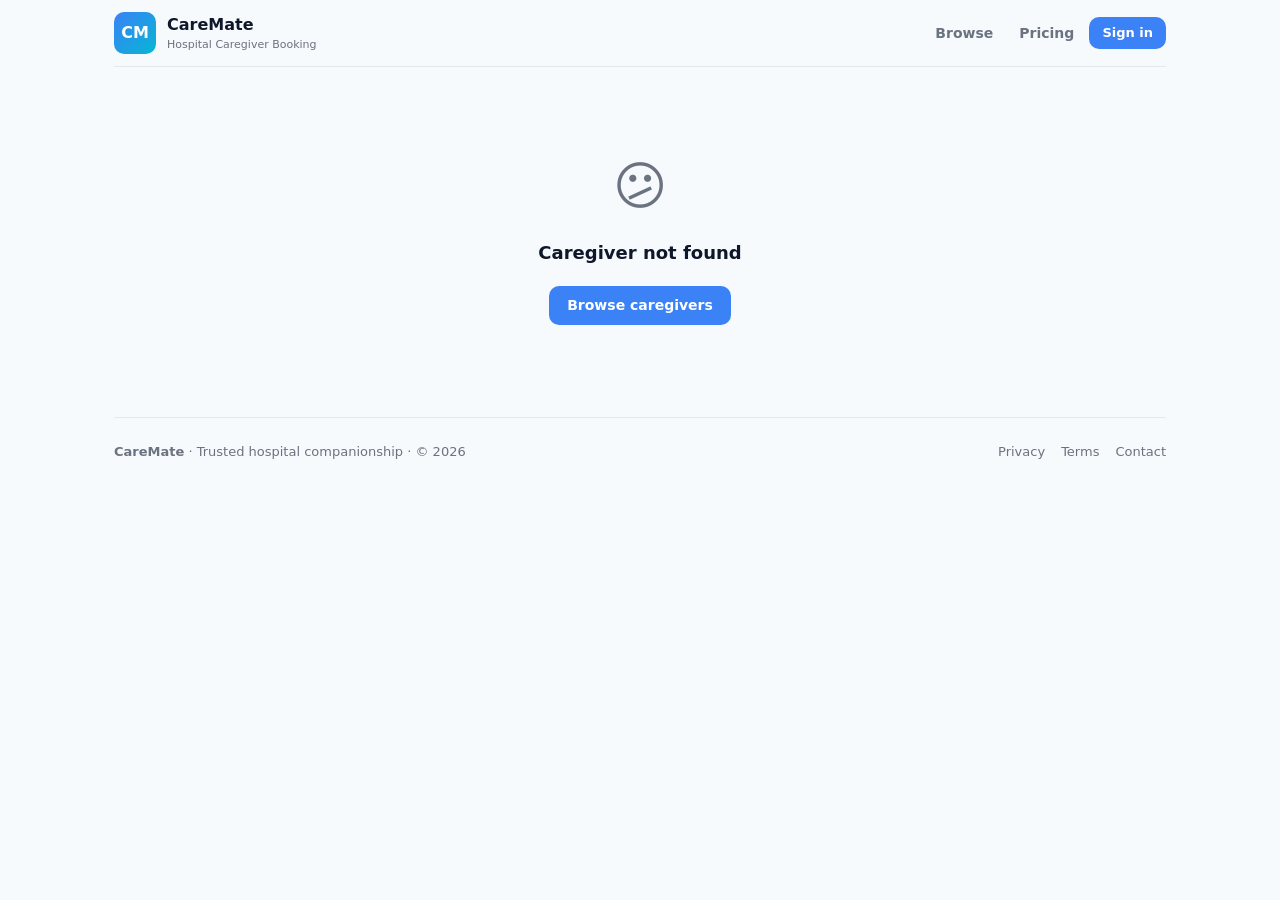
<file: caregiver.html>
<!doctype html>
<html lang="en">
<head>
  <meta charset="utf-8">
  <meta name="viewport" content="width=device-width, initial-scale=1">
  <title>Caregiver Profile — CareMate</title>
  <link rel="stylesheet" href="style.css">
</head>
<body>
  <a class="skip-link" href="#main">Skip to main content</a>
  <div class="container">
    <div id="nav-root"></div>

    <main id="main">
      <div id="profile-root"></div>
    </main>

    <footer>
      <div class="footer-inner">
        <div><strong>CareMate</strong> · Trusted hospital companionship · © 2026</div>
        <div style="display:flex;gap:16px"><a href="#">Privacy</a><a href="#">Terms</a><a href="#">Contact</a></div>
      </div>
    </footer>
  </div>

  <!-- Booking modal -->
  <div class="modal-overlay" id="book-modal" role="dialog" aria-modal="true" aria-labelledby="modal-title">
    <div class="modal">
      <div class="modal-header">
        <h2 class="modal-title" id="modal-title">Book a caregiver</h2>
        <button class="modal-close" onclick="closeModal()" aria-label="Close">×</button>
      </div>

      <form id="book-form" onsubmit="handleBooking(event)" novalidate>
        <div class="form-row">
          <div class="form-group">
            <label for="b-patient">Patient name *</label>
            <input class="form-control" type="text" id="b-patient" placeholder="Full name of patient">
            <div class="form-error" id="b-patient-err">Required.</div>
          </div>
          <div class="form-group">
            <label for="b-hospital">Hospital *</label>
            <input class="form-control" type="text" id="b-hospital" placeholder="Hospital name">
            <div class="form-error" id="b-hospital-err">Required.</div>
          </div>
        </div>
        <div class="form-group">
          <label for="b-ward">Ward / Room number</label>
          <input class="form-control" type="text" id="b-ward" placeholder="e.g. Ward 4B, Room 12">
        </div>
        <div class="form-row">
          <div class="form-group">
            <label for="b-date">Date *</label>
            <input class="form-control" type="date" id="b-date">
            <div class="form-error" id="b-date-err">Please select a date.</div>
          </div>
          <div class="form-group">
            <label for="b-time">Start time *</label>
            <input class="form-control" type="time" id="b-time" value="09:00">
            <div class="form-error" id="b-time-err">Please select a start time.</div>
          </div>
        </div>
        <div class="form-group">
          <label for="b-duration">Duration *</label>
          <select class="form-control" id="b-duration" onchange="updatePrice()">
            <option value="2">2 hours</option>
            <option value="4">4 hours</option>
            <option value="8" selected>8-hour shift</option>
            <option value="12">Full day (12 hrs)</option>
          </select>
        </div>
        <div class="form-group">
          <label for="b-notes">Special instructions (optional)</label>
          <textarea class="form-control" id="b-notes" rows="3" placeholder="Any specific needs, languages, instructions for the caregiver…" style="resize:vertical"></textarea>
        </div>

        <!-- Live price estimate -->
        <div class="price-box" id="price-box">
          <div class="row"><span>Caregiver rate</span><span id="pe-rate"></span></div>
          <div class="row"><span>Duration</span><span id="pe-duration"></span></div>
          <div class="row"><span>Subtotal</span><span id="pe-subtotal"></span></div>
          <div class="row"><span>Platform fee (5%)</span><span id="pe-fee"></span></div>
          <div class="row total"><span>Total</span><span id="pe-total" style="color:var(--accent)"></span></div>
        </div>

        <button class="btn btn-primary btn-lg" type="submit" id="confirm-btn">Confirm booking</button>
        <p style="text-align:center;font-size:12px;color:var(--muted);margin-top:10px">
          Secure payment powered by Razorpay (demo — no charge)
        </p>
      </form>
    </div>
  </div>

  <script src="app.js"></script>
  <script>
    Nav.render('#nav-root', '');

    const params  = new URLSearchParams(location.search);
    const cgId    = params.get('id');
    const cg      = Caregivers.get(cgId);
    const reviews = SAMPLE_REVIEWS[cgId] || [];

    if (!cg) {
      document.getElementById('profile-root').innerHTML =
        '<div class="empty"><div class="icon">😕</div><h3>Caregiver not found</h3><a class="btn btn-primary" style="margin-top:12px" href="caregivers.html">Browse caregivers</a></div>';
    } else {
      document.title = cg.name + ' — CareMate';
      renderProfile();
      // Set min date to today
      document.getElementById('b-date').min = new Date().toISOString().split('T')[0];
      document.getElementById('b-date').value = new Date().toISOString().split('T')[0];
      updatePrice();
    }

    function renderProfile() {
      const stars = (r) => `<span style="color:#f59e0b;font-size:16px">${'★'.repeat(Math.round(r))}</span><span style="color:#d1d5db;font-size:16px">${'☆'.repeat(5 - Math.round(r))}</span>`;
      document.getElementById('profile-root').innerHTML = `
        <!-- Back link -->
        <a href="caregivers.html" style="display:inline-flex;align-items:center;gap:6px;color:var(--muted);text-decoration:none;font-size:14px;font-weight:600;margin-bottom:16px">
          ← Back to caregivers
        </a>

        <!-- Hero -->
        <div class="profile-hero">
          <div class="profile-meta">
            <div class="avatar avatar-lg" style="background:${cg.avatarBg};color:${cg.avatarColor}">${cg.initials}</div>
            <div class="profile-info" style="flex:1">
              <div style="display:flex;align-items:center;gap:10px;flex-wrap:wrap">
                <div class="pname">${cg.name}</div>
                <span class="tag tag-accent">✓ Verified</span>
                <span class="avail ${cg.available ? 'yes' : 'no'}">${cg.available ? 'Available' : 'Unavailable'}</span>
              </div>
              <div class="psub">${cg.experience} years experience · ${cg.location}</div>
              <div class="profile-stats">
                <div class="profile-stat"><div class="val">${stars(cg.rating)}</div><div class="lbl">${cg.rating} avg (${cg.reviews} reviews)</div></div>
                <div class="profile-stat"><div class="val">${cg.experience}yr</div><div class="lbl">Experience</div></div>
                <div class="profile-stat"><div class="val">${Utils.currency(cg.ratePerHour)}</div><div class="lbl">per hour</div></div>
              </div>
            </div>
            <div>
              <button class="btn btn-primary" onclick="openModal()" style="min-width:130px">Book Now</button>
            </div>
          </div>
        </div>

        <!-- Two-column layout -->
        <div style="display:grid;grid-template-columns:2fr 1fr;gap:20px;align-items:start">
          <div>
            <!-- About -->
            <div class="card" style="margin-bottom:16px">
              <h2 style="font-size:16px;font-weight:800;margin-bottom:10px">About</h2>
              <p style="color:#374151;font-size:14px;line-height:1.65">${cg.bio}</p>
            </div>

            <!-- Reviews -->
            <div>
              <h2 style="font-size:16px;font-weight:800;margin-bottom:12px">Reviews (${reviews.length})</h2>
              ${reviews.length
                ? reviews.map(r => `
                    <div class="review-card">
                      <div class="review-header">
                        <span class="reviewer">${r.name}</span>
                        <span class="review-date">${r.date}</span>
                      </div>
                      <div style="color:#f59e0b;margin:4px 0;font-size:15px">${'★'.repeat(r.rating)}${'☆'.repeat(5-r.rating)}</div>
                      <p class="review-text">${r.comment}</p>
                    </div>`).join('')
                : '<div class="empty"><p>No reviews yet.</p></div>'
              }
            </div>
          </div>

          <!-- Sidebar -->
          <div>
            <div class="card" style="margin-bottom:14px">
              <h3 style="font-size:14px;font-weight:700;margin-bottom:12px">Specialities</h3>
              <div style="display:flex;flex-wrap:wrap;gap:6px">
                ${cg.skills.map(s => `<span class="tag">${s}</span>`).join('')}
              </div>
            </div>
            <div class="card" style="margin-bottom:14px">
              <h3 style="font-size:14px;font-weight:700;margin-bottom:12px">Languages</h3>
              <div style="display:flex;flex-wrap:wrap;gap:6px">
                ${cg.languages.map(l => `<span class="tag tag-accent">${l}</span>`).join('')}
              </div>
            </div>
            <div class="card">
              <h3 style="font-size:14px;font-weight:700;margin-bottom:10px">Pricing</h3>
              <div style="font-size:13px;line-height:1.9;color:#374151">
                <div style="display:flex;justify-content:space-between"><span>Hourly</span><strong>${Utils.currency(cg.ratePerHour)}/hr</strong></div>
                <div style="display:flex;justify-content:space-between"><span>4-hour block</span><strong>${Utils.currency(cg.ratePerHour * 4)}</strong></div>
                <div style="display:flex;justify-content:space-between"><span>8-hour shift</span><strong>${Utils.currency(cg.ratePerHour * 8)}</strong></div>
                <div style="display:flex;justify-content:space-between"><span>Full day (12hr)</span><strong>${Utils.currency(cg.ratePerHour * 12)}</strong></div>
              </div>
              <button class="btn btn-primary" onclick="openModal()" style="width:100%;margin-top:14px">Book Now</button>
            </div>
          </div>
        </div>
      `;
    }

    /* ── Modal ── */
    function openModal() {
      const user = Auth.currentUser();
      if (!user) {
        window.location.href = `auth.html?next=${encodeURIComponent(location.href)}`;
        return;
      }
      document.getElementById('book-modal').classList.add('open');
      document.body.style.overflow = 'hidden';
    }

    function closeModal() {
      document.getElementById('book-modal').classList.remove('open');
      document.body.style.overflow = '';
    }

    // Close on backdrop click
    document.getElementById('book-modal').addEventListener('click', function(e) {
      if (e.target === this) closeModal();
    });

    function updatePrice() {
      const dur  = parseInt(document.getElementById('b-duration').value, 10);
      const p    = Pricing.estimate(cg.ratePerHour, dur);
      document.getElementById('pe-rate').textContent     = Utils.currency(cg.ratePerHour) + '/hr';
      document.getElementById('pe-duration').textContent = Pricing.durationLabel[dur] || dur + ' hrs';
      document.getElementById('pe-subtotal').textContent = Utils.currency(p.subtotal);
      document.getElementById('pe-fee').textContent      = Utils.currency(p.fee);
      document.getElementById('pe-total').textContent    = Utils.currency(p.total);
    }

    function setErr(id, msg) {
      const el = document.getElementById(id);
      if (!el) return;
      el.textContent = msg;
      el.classList.toggle('show', !!msg);
    }

    function handleBooking(e) {
      e.preventDefault();
      const patient  = document.getElementById('b-patient').value.trim();
      const hospital = document.getElementById('b-hospital').value.trim();
      const date     = document.getElementById('b-date').value;
      const time     = document.getElementById('b-time').value;
      const duration = parseInt(document.getElementById('b-duration').value, 10);
      const ward     = document.getElementById('b-ward').value.trim();
      const notes    = document.getElementById('b-notes').value.trim();
      let ok = true;

      if (!patient)  { setErr('b-patient-err',  'Required.'); ok = false; } else setErr('b-patient-err', '');
      if (!hospital) { setErr('b-hospital-err', 'Required.'); ok = false; } else setErr('b-hospital-err', '');
      if (!date)     { setErr('b-date-err',     'Please select a date.'); ok = false; } else setErr('b-date-err', '');
      if (!time)     { setErr('b-time-err',     'Please select a start time.'); ok = false; } else setErr('b-time-err', '');
      if (!ok) return;

      const user  = Auth.currentUser();
      const price = Pricing.estimate(cg.ratePerHour, duration);
      const btn   = document.getElementById('confirm-btn');
      btn.innerHTML = '<span class="spinner"></span> Confirming…'; btn.disabled = true;

      setTimeout(() => {
        Bookings.create({
          userId: user.email, caregiverId: cg.id, caregiverName: cg.name,
          patientName: patient, hospital, ward, date, startTime: time,
          durationHours: duration, totalPrice: price.total, notes,
        });
        closeModal();
        Toast.show('Booking confirmed! Check your dashboard.', 'success');
        setTimeout(() => window.location.href = 'dashboard.html', 1200);
      }, 1000);
    }
  </script>
</body>
</html>
</file>
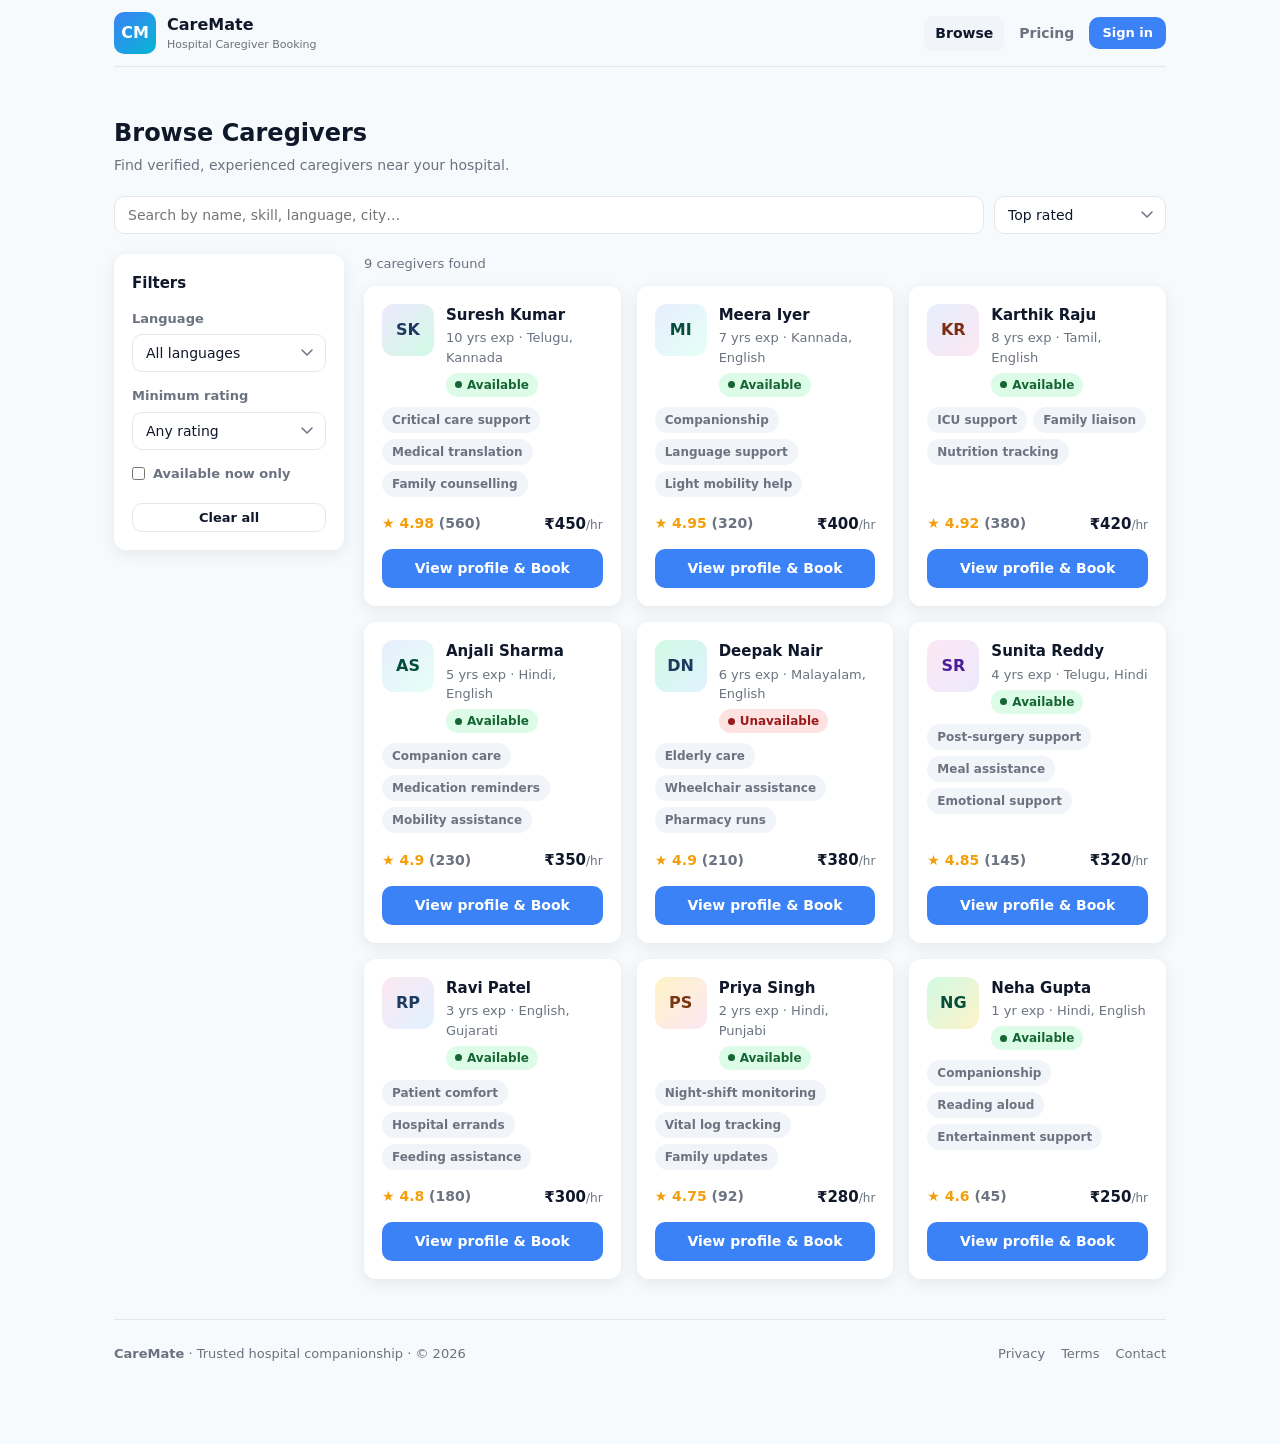
<file: caregivers.html>
<!doctype html>
<html lang="en">
<head>
  <meta charset="utf-8">
  <meta name="viewport" content="width=device-width, initial-scale=1">
  <title>Browse Caregivers — CareMate</title>
  <link rel="stylesheet" href="style.css">
</head>
<body>
  <a class="skip-link" href="#main">Skip to main content</a>
  <div class="container">
    <div id="nav-root"></div>

    <main id="main">
      <div style="padding:20px 0 4px">
        <h1 class="page-title">Browse Caregivers</h1>
        <p class="page-desc">Find verified, experienced caregivers near your hospital.</p>
      </div>

      <!-- Search + sort bar -->
      <div class="search-bar" style="margin-top:16px">
        <input class="form-control" type="search" id="q" placeholder="Search by name, skill, language, city…" oninput="render()">
        <select class="form-control" id="sort" onchange="render()" style="width:auto">
          <option value="rating">Top rated</option>
          <option value="price_asc">Price: Low → High</option>
          <option value="price_desc">Price: High → Low</option>
          <option value="experience">Most experienced</option>
        </select>
      </div>

      <div class="browse-layout">
        <!-- Filters sidebar -->
        <aside class="filters">
          <h3>Filters</h3>
          <div class="filter-group">
            <label>Language</label>
            <select class="form-control" id="f-lang" onchange="render()">
              <option value="">All languages</option>
              <option>Hindi</option><option>English</option><option>Tamil</option>
              <option>Telugu</option><option>Kannada</option><option>Malayalam</option>
              <option>Gujarati</option><option>Punjabi</option>
            </select>
          </div>
          <div class="filter-group">
            <label>Minimum rating</label>
            <select class="form-control" id="f-rating" onchange="render()">
              <option value="0">Any rating</option>
              <option value="4.5">4.5★ and above</option>
              <option value="4.7">4.7★ and above</option>
              <option value="4.9">4.9★ and above</option>
            </select>
          </div>
          <div class="filter-group">
            <label style="display:flex;align-items:center;gap:8px;cursor:pointer;font-size:13px;font-weight:600;color:var(--muted)">
              <input type="checkbox" id="f-avail" onchange="render()"> Available now only
            </label>
          </div>
          <button class="btn btn-ghost btn-sm" onclick="clearFilters()" style="width:100%;margin-top:6px">Clear all</button>
        </aside>

        <!-- Results -->
        <section>
          <div id="result-count" style="font-size:13px;color:var(--muted);margin-bottom:12px"></div>
          <div class="card-grid" id="grid" role="list"></div>
          <div class="empty" id="no-results" style="display:none">
            <div class="icon">🔍</div>
            <h3>No caregivers found</h3>
            <p>Try adjusting your search or filters.</p>
            <button class="btn btn-ghost" style="margin-top:12px" onclick="clearFilters()">Clear filters</button>
          </div>
        </section>
      </div>
    </main>

    <footer>
      <div class="footer-inner">
        <div><strong>CareMate</strong> · Trusted hospital companionship · © 2026</div>
        <div style="display:flex;gap:16px"><a href="#">Privacy</a><a href="#">Terms</a><a href="#">Contact</a></div>
      </div>
    </footer>
  </div>

  <script src="app.js"></script>
  <script>
    Nav.render('#nav-root', 'caregivers');

    // Pre-fill from index.html quick-book query params
    const p = new URLSearchParams(location.search);
    if (p.get('date')) { /* could pre-fill a date filter if needed */ }

    function getFilters() {
      return {
        query:         document.getElementById('q').value,
        language:      document.getElementById('f-lang').value,
        minRating:     document.getElementById('f-rating').value,
        availableOnly: document.getElementById('f-avail').checked,
        sortBy:        document.getElementById('sort').value,
      };
    }

    function clearFilters() {
      document.getElementById('q').value       = '';
      document.getElementById('f-lang').value  = '';
      document.getElementById('f-rating').value= '0';
      document.getElementById('f-avail').checked = false;
      document.getElementById('sort').value    = 'rating';
      render();
    }

    function render() {
      const list   = Caregivers.search(getFilters());
      const grid   = document.getElementById('grid');
      const empty  = document.getElementById('no-results');
      const count  = document.getElementById('result-count');

      count.textContent = list.length + ' caregiver' + (list.length !== 1 ? 's' : '') + ' found';

      if (!list.length) { grid.innerHTML = ''; empty.style.display = 'block'; return; }
      empty.style.display = 'none';

      grid.innerHTML = list.map(cg => `
        <article class="card cg-card" role="listitem">
          <div class="cg-meta">
            <div class="avatar" style="background:${cg.avatarBg};color:${cg.avatarColor}">${cg.initials}</div>
            <div>
              <div class="cg-name">${cg.name}</div>
              <div class="cg-sub">${cg.experience} yr${cg.experience !== 1 ? 's' : ''} exp · ${cg.languages.join(', ')}</div>
              <div style="margin-top:5px"><span class="avail ${cg.available ? 'yes' : 'no'}">${cg.available ? 'Available' : 'Unavailable'}</span></div>
            </div>
          </div>
          <div class="cg-skills">
            ${cg.skills.map(s => `<span class="tag">${s}</span>`).join('')}
          </div>
          <div class="cg-footer">
            <div class="rating">★ ${cg.rating} <span class="cnt">(${cg.reviews})</span></div>
            <div style="font-weight:800;font-size:15px">${Utils.currency(cg.ratePerHour)}<span style="font-size:12px;font-weight:500;color:var(--muted)">/hr</span></div>
          </div>
          <div class="cg-actions">
            <a class="btn btn-primary" style="flex:1" href="caregiver.html?id=${cg.id}">View profile & Book</a>
          </div>
        </article>
      `).join('');
    }

    render();
  </script>
</body>
</html>
</file>
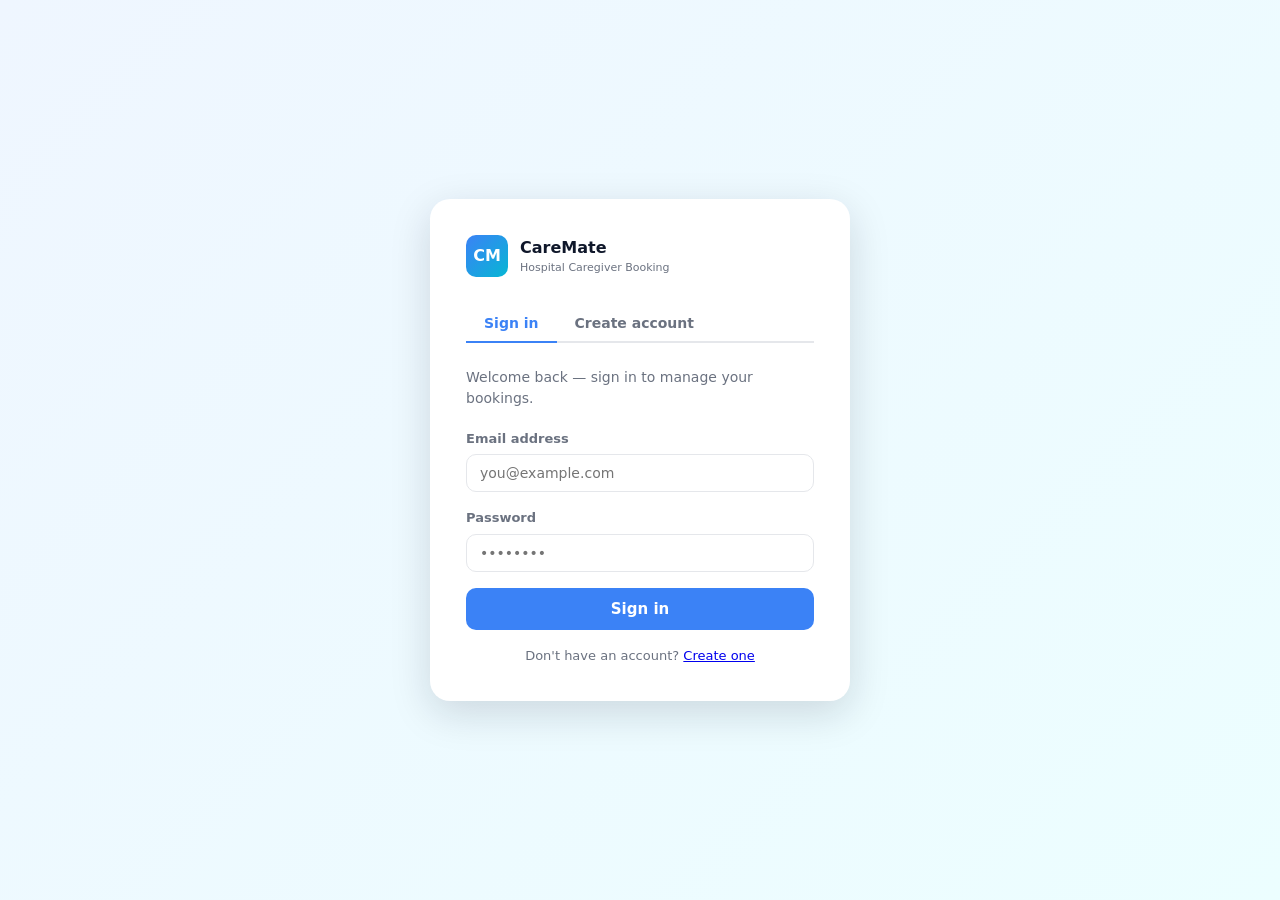
<file: dashboard.html>
<!doctype html>
<html lang="en">
<head>
  <meta charset="utf-8">
  <meta name="viewport" content="width=device-width, initial-scale=1">
  <title>Dashboard — CareMate</title>
  <link rel="stylesheet" href="style.css">
</head>
<body>
  <a class="skip-link" href="#main">Skip to main content</a>
  <div class="container">
    <div id="nav-root"></div>

    <main id="main">
      <div style="padding:20px 0 4px">
        <h1 class="page-title" id="dash-title">My Dashboard</h1>
        <p class="page-desc" id="dash-sub">Manage your bookings and profile.</p>
      </div>

      <!-- Stat row -->
      <div class="stat-row" id="stats-row" style="margin-top:18px"></div>

      <!-- Tabs -->
      <div class="tabs">
        <button class="tab-btn active" onclick="switchTab('upcoming')">Upcoming</button>
        <button class="tab-btn"        onclick="switchTab('completed')">Completed</button>
        <button class="tab-btn"        onclick="switchTab('profile')">Profile</button>
      </div>

      <div class="tab-panel active" id="panel-upcoming"></div>
      <div class="tab-panel"        id="panel-completed"></div>
      <div class="tab-panel"        id="panel-profile"></div>
    </main>

    <footer>
      <div class="footer-inner">
        <div><strong>CareMate</strong> · Trusted hospital companionship · © 2026</div>
        <div style="display:flex;gap:16px"><a href="#">Privacy</a><a href="#">Terms</a><a href="#">Contact</a></div>
      </div>
    </footer>
  </div>

  <!-- Review modal -->
  <div class="modal-overlay" id="review-modal" role="dialog" aria-modal="true">
    <div class="modal" style="max-width:440px">
      <div class="modal-header">
        <h2 class="modal-title">Leave a review</h2>
        <button class="modal-close" onclick="closeReview()">×</button>
      </div>
      <p style="font-size:14px;color:var(--muted);margin-bottom:16px" id="review-cg-name"></p>
      <div class="form-group">
        <label>Your rating</label>
        <div class="star-picker" id="star-picker">
          <span data-v="1">★</span><span data-v="2">★</span><span data-v="3">★</span>
          <span data-v="4">★</span><span data-v="5">★</span>
        </div>
      </div>
      <div class="form-group">
        <label for="review-text">Your review</label>
        <textarea class="form-control" id="review-text" rows="3" placeholder="Share your experience…" style="resize:vertical"></textarea>
        <div class="form-error" id="review-err">Please write a short review.</div>
      </div>
      <button class="btn btn-primary btn-lg" onclick="submitReview()">Submit review</button>
    </div>
  </div>

  <script src="app.js"></script>
  <script>
    Nav.render('#nav-root', 'dashboard');
    if (!Auth.requireAuth('auth.html?next=dashboard.html')) throw '';

    const user = Auth.currentUser();
    document.getElementById('dash-title').textContent = 'Welcome, ' + user.name.split(' ')[0] + '!';
    document.getElementById('dash-sub').textContent   = 'Here are your bookings and profile settings.';

    // ── Sample pre-seeded bookings for demo feel ──────────
    const DEMO = [
      {
        id:'demo1', userId: user.email, caregiverId:'cg1', caregiverName:'Anjali Sharma',
        patientName:'Ramesh Kumar', hospital:'Apollo Hospitals', ward:'Ward 3B',
        date: (() => { const d=new Date(); d.setDate(d.getDate()+3); return d.toISOString().split('T')[0]; })(),
        startTime:'10:00', durationHours:8, totalPrice:3024, status:'upcoming',
        notes:'', createdAt: new Date().toISOString(),
      },
      {
        id:'demo2', userId: user.email, caregiverId:'cg3', caregiverName:'Meera Iyer',
        patientName:'Ramesh Kumar', hospital:'Fortis Hospital', ward:'Room 12',
        date: (() => { const d=new Date(); d.setDate(d.getDate()-10); return d.toISOString().split('T')[0]; })(),
        startTime:'08:00', durationHours:4, totalPrice:1680, status:'completed',
        notes:'', createdAt: new Date(Date.now()-864000000).toISOString(),
      },
    ];

    // Merge demo bookings (only add if not already present)
    const existing = Bookings.getAll();
    DEMO.forEach(d => { if (!existing.find(b => b.id === d.id)) existing.push(d); });
    sessionStorage.setItem('cm_bookings', JSON.stringify(existing));

    // ── Stats ──────────────────────────────────────────────
    function renderStats() {
      const all      = Bookings.getByUser(user.email);
      const upcoming = all.filter(b => b.status === 'upcoming').length;
      const total    = all.filter(b => b.status !== 'cancelled').length;
      const spend    = all.filter(b => b.status === 'completed').reduce((s,b) => s + b.totalPrice, 0);
      document.getElementById('stats-row').innerHTML = `
        <div class="stat-card"><div class="val">${upcoming}</div><div class="lbl">Upcoming bookings</div></div>
        <div class="stat-card"><div class="val">${total}</div><div class="lbl">Total bookings</div></div>
        <div class="stat-card"><div class="val">${Utils.currency(spend)}</div><div class="lbl">Total spent</div></div>
      `;
    }

    // ── Render booking cards ───────────────────────────────
    function renderUpcoming() {
      const list = Bookings.getByUser(user.email).filter(b => b.status === 'upcoming');
      const el   = document.getElementById('panel-upcoming');
      if (!list.length) {
        el.innerHTML = `<div class="empty"><div class="icon">📅</div><h3>No upcoming bookings</h3><p>Browse caregivers to make your first booking.</p><a class="btn btn-primary" href="caregivers.html" style="margin-top:12px">Browse caregivers</a></div>`;
        return;
      }
      el.innerHTML = list.map(b => bookingCard(b, true)).join('');
    }

    function renderCompleted() {
      const list = Bookings.getByUser(user.email).filter(b => b.status === 'completed' || b.status === 'cancelled');
      const el   = document.getElementById('panel-completed');
      if (!list.length) {
        el.innerHTML = `<div class="empty"><div class="icon">✅</div><h3>No completed bookings yet</h3></div>`;
        return;
      }
      el.innerHTML = list.map(b => bookingCard(b, false)).join('');
    }

    function bookingCard(b, isUpcoming) {
      const cg = Caregivers.get(b.caregiverId);
      const avatar = cg
        ? `<div class="avatar" style="background:${cg.avatarBg};color:${cg.avatarColor};flex-shrink:0">${cg.initials}</div>`
        : `<div class="avatar" style="background:#f1f5f9;color:var(--muted)">${b.caregiverName.split(' ').map(n=>n[0]).join('').slice(0,2)}</div>`;

      const actions = isUpcoming
        ? `<a class="btn btn-ghost btn-sm" href="messages.html?bookingId=${b.id}">💬 Message</a>
           <button class="btn btn-danger btn-sm" onclick="cancelBooking('${b.id}')">Cancel</button>`
        : b.status === 'completed'
          ? `<button class="btn btn-ghost btn-sm" onclick="openReview('${b.id}','${b.caregiverName}')" id="rv-btn-${b.id}">⭐ Leave review</button>`
          : '';

      return `
        <div class="booking-item" id="bk-${b.id}">
          ${avatar}
          <div class="booking-body">
            <div style="display:flex;align-items:center;gap:8px;flex-wrap:wrap">
              <span class="booking-title">${b.caregiverName}</span>
              ${Utils.statusBadge(b.status)}
            </div>
            <div class="booking-meta">
              <strong>Patient:</strong> ${b.patientName}<br>
              <strong>Hospital:</strong> ${b.hospital}${b.ward ? ' · ' + b.ward : ''}<br>
              <strong>Date:</strong> ${Utils.formatDate(b.date + 'T12:00:00')} at ${Utils.formatTime(b.startTime)} · ${b.durationHours} hrs<br>
              <strong>Total:</strong> ${Utils.currency(b.totalPrice)}
            </div>
            <div class="booking-actions">${actions}</div>
          </div>
        </div>`;
    }

    // ── Profile tab ────────────────────────────────────────
    function renderProfile() {
      document.getElementById('panel-profile').innerHTML = `
        <div style="max-width:480px">
          <div class="card">
            <h3 style="font-size:16px;font-weight:700;margin-bottom:18px">Profile settings</h3>
            <div class="form-group">
              <label>Full name</label>
              <input class="form-control" type="text" id="p-name" value="${escapeHtml(user.name)}">
            </div>
            <div class="form-group">
              <label>Email address</label>
              <input class="form-control" type="email" value="${escapeHtml(user.email)}" disabled style="opacity:.6;cursor:not-allowed">
            </div>
            <button class="btn btn-primary" onclick="saveProfile()">Save changes</button>
          </div>
          <div style="margin-top:20px">
            <button class="btn btn-danger" onclick="if(confirm('Sign out?')) Auth.logout()">Sign out</button>
          </div>
        </div>`;
    }

    function saveProfile() {
      const name = document.getElementById('p-name').value.trim();
      if (!name) { Toast.show('Name cannot be empty.', 'error'); return; }
      sessionStorage.setItem('cm_user', JSON.stringify({ ...user, name }));
      Toast.show('Profile updated!', 'success');
    }

    // ── Cancel booking ─────────────────────────────────────
    function cancelBooking(id) {
      if (!confirm('Cancel this booking? This cannot be undone.')) return;
      Bookings.cancel(id);
      Toast.show('Booking cancelled.', 'info');
      renderAll();
    }

    // ── Review ─────────────────────────────────────────────
    let _reviewBookingId = null, _reviewRating = 0;

    function openReview(bookingId, cgName) {
      _reviewBookingId = bookingId; _reviewRating = 0;
      document.getElementById('review-cg-name').textContent = 'Reviewing your experience with ' + cgName;
      document.getElementById('review-text').value = '';
      document.getElementById('review-err').classList.remove('show');
      updateStars(0);
      document.getElementById('review-modal').classList.add('open');
      document.body.style.overflow = 'hidden';
    }

    function closeReview() {
      document.getElementById('review-modal').classList.remove('open');
      document.body.style.overflow = '';
    }

    document.getElementById('review-modal').addEventListener('click', function(e) {
      if (e.target === this) closeReview();
    });

    document.getElementById('star-picker').addEventListener('click', function(e) {
      const v = +e.target.dataset.v;
      if (v) { _reviewRating = v; updateStars(v); }
    });

    function updateStars(v) {
      document.querySelectorAll('#star-picker span').forEach(s => s.classList.toggle('on', +s.dataset.v <= v));
    }

    function submitReview() {
      const text = document.getElementById('review-text').value.trim();
      const err  = document.getElementById('review-err');
      if (!_reviewRating) { err.textContent = 'Please select a rating.'; err.classList.add('show'); return; }
      if (!text) { err.textContent = 'Please write a short review.'; err.classList.add('show'); return; }
      err.classList.remove('show');
      closeReview();
      // Replace the "Leave review" button with a confirmation
      const btn = document.getElementById('rv-btn-' + _reviewBookingId);
      if (btn) btn.outerHTML = '<span style="font-size:13px;color:#166534;font-weight:600">✓ Review submitted</span>';
      Toast.show('Thanks for your review!', 'success');
    }

    // ── Tab switching ──────────────────────────────────────
    function switchTab(name) {
      document.querySelectorAll('.tab-btn').forEach((btn, i) => {
        const names = ['upcoming','completed','profile'];
        btn.classList.toggle('active', names[i] === name);
      });
      document.querySelectorAll('.tab-panel').forEach((p, i) => {
        const names = ['upcoming','completed','profile'];
        p.classList.toggle('active', names[i] === name);
      });
    }

    function renderAll() { renderStats(); renderUpcoming(); renderCompleted(); renderProfile(); }

    function escapeHtml(s) { return String(s).replace(/&/g,'&amp;').replace(/</g,'&lt;').replace(/>/g,'&gt;').replace(/"/g,'&quot;'); }

    renderAll();
  </script>
</body>
</html>
</file>
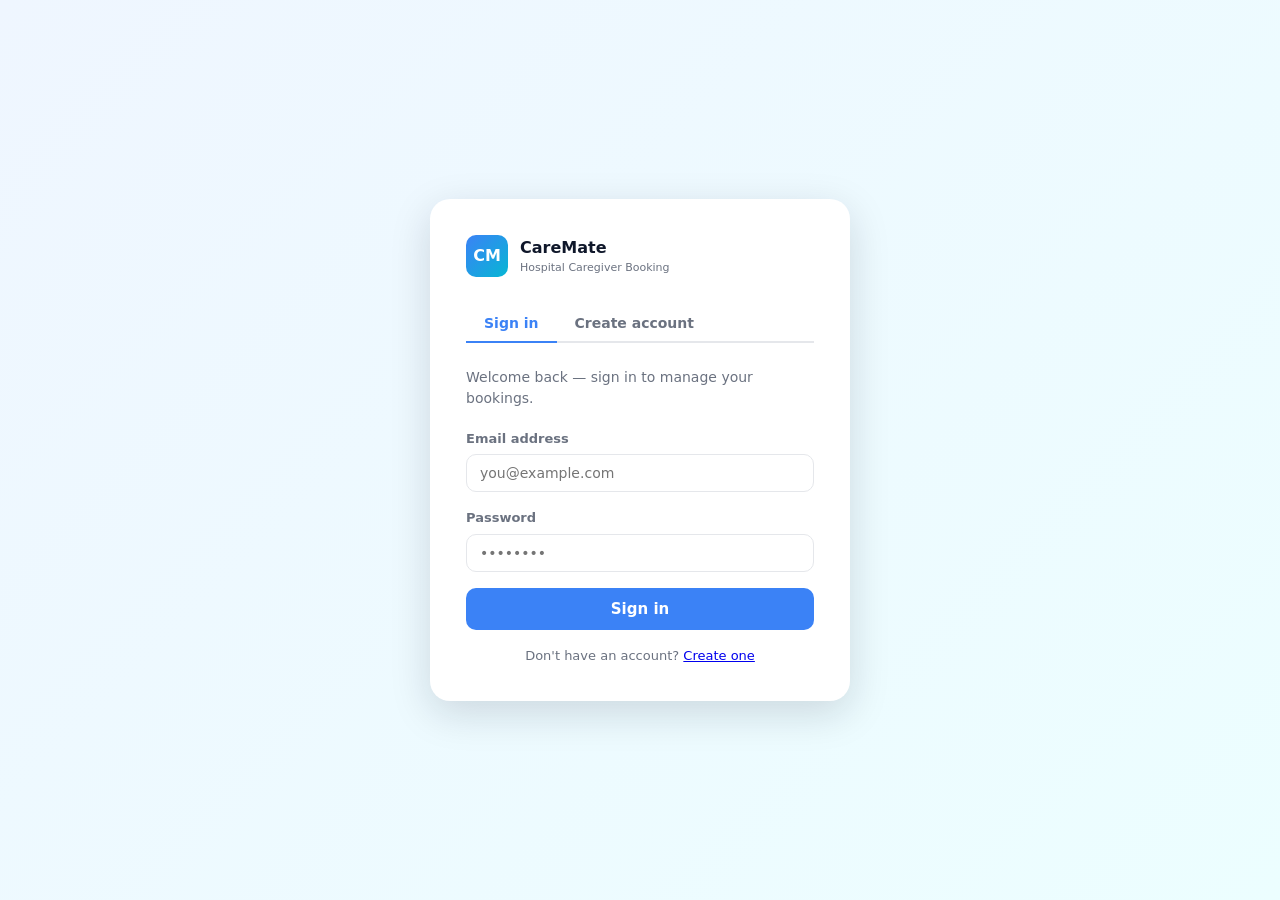
<file: messages.html>
<!doctype html>
<html lang="en">
<head>
  <meta charset="utf-8">
  <meta name="viewport" content="width=device-width, initial-scale=1">
  <title>Messages — CareMate</title>
  <link rel="stylesheet" href="style.css">
</head>
<body>
  <a class="skip-link" href="#chat-input">Skip to message input</a>
  <div class="container">
    <div id="nav-root"></div>

    <main id="main">
      <div style="padding:4px 0 16px;display:flex;align-items:center;gap:12px">
        <a href="dashboard.html" style="color:var(--muted);text-decoration:none;font-size:22px" title="Back to dashboard">←</a>
        <div>
          <h1 class="page-title" style="font-size:20px" id="chat-title">Messages</h1>
          <p class="page-desc" id="chat-sub"></p>
        </div>
      </div>

      <div class="chat-wrap" id="chat-wrap">
        <!-- populated by JS -->
      </div>
    </main>

    <footer style="margin-top:16px">
      <div class="footer-inner">
        <div><strong>CareMate</strong> · © 2026</div>
      </div>
    </footer>
  </div>

  <script src="app.js"></script>
  <script>
    Nav.render('#nav-root', 'messages');
    if (!Auth.requireAuth('auth.html?next=messages.html')) throw '';

    const user   = Auth.currentUser();
    const params = new URLSearchParams(location.search);
    let bookingId = params.get('bookingId');

    // Get all user bookings for the sidebar conversation list
    const allBookings = Bookings.getByUser(user.email).filter(b => b.status !== 'cancelled');

    // If no bookingId given, pick the first booking
    if (!bookingId && allBookings.length) bookingId = allBookings[0].id;

    // Seed starter messages for demo feel
    function seedMessages() {
      allBookings.forEach(b => {
        const existing = Messages.getByBooking(b.id);
        if (existing.length) return;
        const cg = Caregivers.get(b.caregiverId);
        const cgName = cg ? cg.name.split(' ')[0] : 'Your caregiver';
        Messages.send(b.id, 'caregiver', `Hi! I'm ${cgName}. I've seen your booking for ${b.hospital}. Looking forward to being there for ${b.patientName}.`);
        Messages.send(b.id, 'family',    'Thank you! Please make sure to arrive a few minutes early.');
        Messages.send(b.id, 'caregiver', 'Absolutely, I\'ll be there by ' + Utils.formatTime(b.startTime) + '. Is there anything specific I should know beforehand?');
      });
    }

    function renderChat() {
      const booking = Bookings.getAll().find(b => b.id === bookingId);
      const cg      = booking ? Caregivers.get(booking.caregiverId) : null;

      if (!booking) {
        document.getElementById('chat-wrap').innerHTML = `
          <div class="empty" style="padding:60px 24px">
            <div class="icon">💬</div>
            <h3>No conversations yet</h3>
            <p>Your messages with caregivers will appear here after you make a booking.</p>
            <a class="btn btn-primary" href="caregivers.html" style="margin-top:14px">Browse caregivers</a>
          </div>`;
        return;
      }

      document.title = (cg ? cg.name : booking.caregiverName) + ' — Messages';
      document.getElementById('chat-title').textContent  = cg ? cg.name : booking.caregiverName;
      document.getElementById('chat-sub').textContent    = booking.hospital + ' · ' + Utils.formatDate(booking.date + 'T12:00:00');

      const avatarBg    = cg ? cg.avatarBg    : 'linear-gradient(135deg,#e6eefc,#e6fff8)';
      const avatarColor = cg ? cg.avatarColor : '#064e3b';
      const initials    = cg ? cg.initials    : booking.caregiverName.split(' ').map(n=>n[0]).join('').slice(0,2);

      // Sidebar: all conversations
      const sidebarItems = allBookings.map(b => {
        const msgs   = Messages.getByBooking(b.id);
        const last   = msgs[msgs.length - 1];
        const active = b.id === bookingId;
        const bcg    = Caregivers.get(b.caregiverId);
        return `
          <div class="chat-item${active ? ' active' : ''}" onclick="navigateTo('${b.id}')">
            <div class="avatar" style="background:${bcg ? bcg.avatarBg : '#f1f5f9'};color:${bcg ? bcg.avatarColor : 'var(--muted)'}; width:40px;height:40px;font-size:13px;border-radius:10px">
              ${bcg ? bcg.initials : b.caregiverName.split(' ').map(n=>n[0]).join('').slice(0,2)}
            </div>
            <div style="flex:1;min-width:0">
              <div style="font-weight:700;font-size:13px">${b.caregiverName}</div>
              <div style="font-size:12px;color:var(--muted);white-space:nowrap;overflow:hidden;text-overflow:ellipsis;max-width:160px">
                ${last ? last.text : 'No messages yet'}
              </div>
            </div>
          </div>`;
      }).join('');

      const msgs    = Messages.getByBooking(bookingId);
      const bubbles = msgs.map(m => {
        const isMine = m.senderRole === 'family';
        const t      = Utils.formatTime(new Date(m.sentAt).toTimeString().slice(0,5));
        return `<div class="bubble ${isMine ? 'mine' : 'theirs'}">${escapeHtml(m.text)}<div class="btime">${t}</div></div>`;
      }).join('');

      document.getElementById('chat-wrap').innerHTML = `
        <div style="display:flex;height:100%;overflow:hidden">
          <!-- Sidebar -->
          <div style="width:260px;border-right:1px solid var(--border);overflow-y:auto;flex-shrink:0" id="chat-sidebar">
            <div style="padding:14px 16px;font-weight:700;font-size:14px;border-bottom:1px solid var(--border)">Conversations</div>
            ${sidebarItems}
          </div>
          <!-- Main chat -->
          <div style="flex:1;display:flex;flex-direction:column;min-width:0">
            <div class="chat-header">
              <div class="avatar" style="background:${avatarBg};color:${avatarColor};width:40px;height:40px;font-size:13px;border-radius:10px">${initials}</div>
              <div>
                <div style="font-weight:700;font-size:14px">${cg ? cg.name : booking.caregiverName}</div>
                <div style="font-size:12px;color:var(--muted)">${booking.hospital} · ${Utils.formatDate(booking.date + 'T12:00:00')}</div>
              </div>
            </div>
            <div class="chat-messages" id="msg-list">${bubbles || '<div style="text-align:center;color:var(--muted);font-size:13px;margin-top:20px">No messages yet. Say hello!</div>'}</div>
            <div class="chat-input-row">
              <textarea class="chat-input" id="chat-input" rows="1" placeholder="Type a message… (Enter to send, Shift+Enter for newline)" aria-label="Message input"></textarea>
              <button class="btn btn-primary" onclick="sendMsg()" style="flex-shrink:0">Send</button>
            </div>
          </div>
        </div>
      `;

      scrollToBottom();

      document.getElementById('chat-input').addEventListener('keydown', function(e) {
        if (e.key === 'Enter' && !e.shiftKey) { e.preventDefault(); sendMsg(); }
      });
    }

    function sendMsg() {
      const input = document.getElementById('chat-input');
      const text  = input.value.trim();
      if (!text) return;
      input.value = '';
      input.style.height = '';

      Messages.send(bookingId, 'family', text);

      // Append bubble immediately
      const list = document.getElementById('msg-list');
      const t    = Utils.formatTime(new Date().toTimeString().slice(0,5));
      const div  = document.createElement('div');
      div.className = 'bubble mine';
      div.innerHTML = escapeHtml(text) + `<div class="btime">${t}</div>`;
      // Remove "no messages" placeholder if present
      list.querySelectorAll('div[style]').forEach(el => { if (el.textContent.includes('No messages')) el.remove(); });
      list.appendChild(div);
      scrollToBottom();

      // Typing indicator
      const typing = document.createElement('div');
      typing.className = 'bubble theirs';
      typing.textContent = '…';
      typing.id = 'typing-indicator';
      list.appendChild(typing);
      scrollToBottom();

      Messages.simulateReply(bookingId, (msg) => {
        document.getElementById('typing-indicator')?.remove();
        const reply = document.createElement('div');
        reply.className = 'bubble theirs';
        reply.innerHTML = escapeHtml(msg.text) + `<div class="btime">${Utils.formatTime(new Date(msg.sentAt).toTimeString().slice(0,5))}</div>`;
        list.appendChild(reply);
        scrollToBottom();
      });
    }

    function scrollToBottom() {
      const el = document.getElementById('msg-list');
      if (el) el.scrollTop = el.scrollHeight;
    }

    function navigateTo(id) {
      bookingId = id;
      renderChat();
    }

    function escapeHtml(s) {
      return String(s).replace(/&/g,'&amp;').replace(/</g,'&lt;').replace(/>/g,'&gt;').replace(/"/g,'&quot;');
    }

    seedMessages();
    renderChat();
  </script>
</body>
</html>
</file>
<file: style.css>
/* ── Variables ─────────────────────────────────────────── */
:root {
  --accent:     #3b82f6;
  --accent-dk:  #2563eb;
  --cyan:       #06b6d4;
  --muted:      #6b7280;
  --muted-lt:   #9ca3af;
  --bg:         #f7fafc;
  --card:       #ffffff;
  --border:     #e5e7eb;
  --radius:     12px;
  --shadow:     0 4px 16px rgba(15,23,42,.08);
  --shadow-lg:  0 12px 40px rgba(15,23,42,.15);
  --maxw:       1100px;
  font-family: Inter, ui-sans-serif, system-ui, -apple-system, 'Segoe UI', Roboto, Arial;
}

/* ── Reset ─────────────────────────────────────────────── */
*, *::before, *::after { box-sizing: border-box; margin: 0; padding: 0; }
html { scroll-behavior: smooth; font-size: 15px; }
body { background: var(--bg); color: #0f172a; line-height: 1.5; min-height: 100vh; }

/* ── Skip link ─────────────────────────────────────────── */
.skip-link { position: absolute; top: -40px; left: 0; background: var(--accent); color: #fff;
  padding: 8px 14px; font-weight: 700; text-decoration: none; z-index: 999;
  border-radius: 0 0 8px 0; transition: top .15s; }
.skip-link:focus { top: 0; }

/* ── Layout ────────────────────────────────────────────── */
.container { max-width: var(--maxw); margin: 0 auto; padding: 0 24px 56px; }

/* ── Header / Nav ──────────────────────────────────────── */
header {
  display: flex; align-items: center; justify-content: space-between;
  padding: 12px 0; border-bottom: 1px solid var(--border); margin-bottom: 28px;
  position: sticky; top: 0;
  background: rgba(247,250,252,.96); backdrop-filter: blur(8px); z-index: 100;
}
.logo-link { display: flex; gap: 11px; align-items: center; text-decoration: none; color: inherit; }
.logo { width: 42px; height: 42px; border-radius: 10px;
  background: linear-gradient(135deg, var(--accent), var(--cyan));
  display: grid; place-items: center; color: #fff; font-weight: 800; font-size: 16px; flex-shrink: 0; }
.brand-name  { font-weight: 700; font-size: 16px; }
.brand-sub   { font-size: 11px; color: var(--muted); }

nav { display: flex; align-items: center; gap: 4px; }
.nav-link { text-decoration: none; color: var(--muted); font-weight: 600; font-size: 14px;
  padding: 7px 11px; border-radius: 8px; transition: color .15s, background .15s; }
.nav-link:hover, .nav-link.active { color: #0f172a; background: #f1f5f9; }

.hamburger { display: none; background: none; border: none; font-size: 22px; cursor: pointer; padding: 4px 8px; color: #0f172a; }

@media (max-width: 640px) {
  .hamburger { display: block; }
  nav {
    display: none; position: absolute; top: 100%; left: 0; right: 0; background: #fff;
    flex-direction: column; align-items: stretch; padding: 12px 24px 20px;
    border-bottom: 1px solid var(--border); box-shadow: var(--shadow); gap: 4px;
  }
  nav.open { display: flex; }
  .nav-link, nav button { width: 100%; text-align: left; }
}

/* ── Buttons ───────────────────────────────────────────── */
.btn {
  display: inline-flex; align-items: center; justify-content: center; gap: 6px;
  padding: 9px 18px; border-radius: 10px; font-weight: 700; font-size: 14px;
  border: none; cursor: pointer; text-decoration: none;
  transition: opacity .15s, transform .12s, box-shadow .15s;
  font-family: inherit;
}
.btn:hover   { opacity: .88; }
.btn:disabled { opacity: .45; cursor: not-allowed; }
.btn-primary { background: var(--accent); color: #fff; }
.btn-primary:hover { background: var(--accent-dk); opacity: 1; box-shadow: 0 4px 14px rgba(59,130,246,.35); }
.btn-ghost   { background: transparent; border: 1.5px solid var(--border); color: #0f172a; }
.btn-ghost:hover { background: #f1f5f9; opacity: 1; }
.btn-danger  { background: #fee2e2; color: #991b1b; }
.btn-danger:hover { background: #fecaca; opacity: 1; }
.btn-sm  { padding: 6px 13px; font-size: 13px; }
.btn-lg  { padding: 12px 20px; font-size: 15px; width: 100%; }

/* ── Cards ─────────────────────────────────────────────── */
.card { background: var(--card); border-radius: var(--radius); box-shadow: var(--shadow); padding: 18px;
  transition: box-shadow .18s, transform .18s; }
.card:hover { box-shadow: 0 10px 28px rgba(15,23,42,.11); transform: translateY(-2px); }

.card-grid { display: grid; grid-template-columns: repeat(3,1fr); gap: 16px; }
@media (max-width: 900px) { .card-grid { grid-template-columns: repeat(2,1fr); } }
@media (max-width: 560px) { .card-grid { grid-template-columns: 1fr; } }

/* ── Forms ─────────────────────────────────────────────── */
.form-group { margin-bottom: 16px; }
.form-group label { display: block; font-size: 13px; font-weight: 600; color: var(--muted); margin-bottom: 6px; }
.form-control {
  width: 100%; padding: 10px 13px; border: 1.5px solid var(--border); border-radius: 10px;
  font-size: 14px; font-family: inherit; background: #fff; color: #0f172a;
  outline: none; transition: border-color .15s, box-shadow .15s;
}
.form-control:focus { border-color: var(--accent); box-shadow: 0 0 0 3px rgba(59,130,246,.13); }
select.form-control {
  appearance: none;
  background-image: url("data:image/svg+xml,%3Csvg xmlns='http://www.w3.org/2000/svg' width='12' height='8' viewBox='0 0 12 8'%3E%3Cpath d='M1 1l5 5 5-5' stroke='%236b7280' stroke-width='1.5' fill='none' stroke-linecap='round'/%3E%3C/svg%3E");
  background-repeat: no-repeat; background-position: right 12px center; padding-right: 32px;
}
.form-row { display: flex; gap: 12px; }
.form-row .form-group { flex: 1; }
.form-error { color: #dc2626; font-size: 13px; margin-top: 5px; display: none; }
.form-error.show { display: block; }

/* ── Tags ──────────────────────────────────────────────── */
.tag { display: inline-block; background: #f1f5f9; color: var(--muted);
  padding: 4px 10px; border-radius: 999px; font-size: 12px; font-weight: 600; }
.tag-accent { background: rgba(59,130,246,.1); color: var(--accent); }
.tag-green  { background: #dcfce7; color: #166534; }

/* ── Avatar ────────────────────────────────────────────── */
.avatar { width: 52px; height: 52px; border-radius: 12px;
  display: flex; align-items: center; justify-content: center;
  font-weight: 700; font-size: 16px; flex-shrink: 0; }
.avatar-lg { width: 80px; height: 80px; font-size: 26px; border-radius: 18px; }

/* ── Availability dot ──────────────────────────────────── */
.avail { display: inline-flex; align-items: center; gap: 5px;
  font-size: 12px; font-weight: 700; padding: 3px 9px; border-radius: 999px; }
.avail::before { content:''; width: 7px; height: 7px; border-radius: 50%; background: currentColor; }
.avail.yes { background: #dcfce7; color: #166534; }
.avail.no  { background: #fee2e2; color: #991b1b; }

/* ── Rating ────────────────────────────────────────────── */
.rating { color: #f59e0b; font-weight: 700; font-size: 14px; }
.rating .cnt { color: var(--muted); font-weight: 600; }

/* ── Tabs ──────────────────────────────────────────────── */
.tabs { display: flex; gap: 0; border-bottom: 2px solid var(--border); margin-bottom: 24px; }
.tab-btn {
  padding: 10px 18px; font-weight: 700; font-size: 14px; color: var(--muted);
  cursor: pointer; border: none; background: none;
  border-bottom: 2px solid transparent; margin-bottom: -2px;
  transition: color .15s; font-family: inherit;
}
.tab-btn.active { color: var(--accent); border-bottom-color: var(--accent); }
.tab-panel { display: none; }
.tab-panel.active { display: block; }

/* ── Modal ─────────────────────────────────────────────── */
.modal-overlay {
  display: none; position: fixed; inset: 0;
  background: rgba(15,23,42,.5); z-index: 200;
  backdrop-filter: blur(4px);
  align-items: center; justify-content: center; padding: 16px;
}
.modal-overlay.open { display: flex; }
.modal {
  background: #fff; border-radius: 18px; padding: 28px;
  width: 100%; max-width: 520px; max-height: 92vh; overflow-y: auto;
  box-shadow: var(--shadow-lg); animation: fadeUp .2s ease;
}
.modal-header { display: flex; justify-content: space-between; align-items: flex-start; margin-bottom: 20px; }
.modal-title  { font-size: 20px; font-weight: 800; }
.modal-close  { background: none; border: none; font-size: 24px; cursor: pointer; color: var(--muted); line-height: 1; padding: 0 4px; }
.modal-close:hover { color: #0f172a; }
@keyframes fadeUp { from { opacity:0; transform:translateY(16px) } to { opacity:1; transform:none } }

/* ── Price estimate box ────────────────────────────────── */
.price-box {
  background: linear-gradient(135deg,rgba(59,130,246,.06),rgba(6,182,212,.04));
  border: 1px solid rgba(59,130,246,.18); border-radius: 12px; padding: 14px 16px; margin: 16px 0;
}
.price-box .row { display: flex; justify-content: space-between; font-size: 14px; margin-bottom: 4px; }
.price-box .total { font-size: 18px; font-weight: 800; border-top: 1px solid var(--border); margin-top: 8px; padding-top: 8px; }

/* ── Toast ─────────────────────────────────────────────── */
.toast {
  position: fixed; bottom: 24px; right: 24px; z-index: 999;
  padding: 12px 20px; border-radius: 10px; font-weight: 600; font-size: 14px;
  box-shadow: var(--shadow-lg); opacity: 0; transform: translateY(10px);
  transition: opacity .25s, transform .25s; pointer-events: none; max-width: 320px;
}
.toast.show  { opacity: 1; transform: none; }
.toast-success { background: #166534; color: #fff; }
.toast-error   { background: #991b1b; color: #fff; }
.toast-info    { background: #075985; color: #fff; }

/* ── Empty state ───────────────────────────────────────── */
.empty { text-align: center; padding: 52px 24px; color: var(--muted); }
.empty .icon { font-size: 52px; margin-bottom: 14px; }
.empty h3 { font-size: 18px; font-weight: 700; color: #0f172a; margin-bottom: 8px; }

/* ── Section helpers ───────────────────────────────────── */
.section-head { display: flex; justify-content: space-between; align-items: center; margin-bottom: 16px; }
.section-head h2 { font-size: 18px; font-weight: 800; }
.page-title { font-size: 24px; font-weight: 800; }
.page-desc  { color: var(--muted); margin-top: 4px; font-size: 14px; }

/* ── Caregiver card ────────────────────────────────────── */
.cg-card { display: flex; flex-direction: column; gap: 10px; }
.cg-meta { display: flex; gap: 12px; align-items: flex-start; }
.cg-name { font-weight: 800; font-size: 15px; }
.cg-sub  { font-size: 13px; color: var(--muted); margin-top: 2px; }
.cg-skills { display: flex; flex-wrap: wrap; gap: 6px; }
.cg-footer { display: flex; justify-content: space-between; align-items: center; margin-top: auto; padding-top: 6px; }
.cg-actions { display: flex; gap: 8px; margin-top: 4px; }

/* ── Booking item ──────────────────────────────────────── */
.booking-item {
  background: var(--card); border-radius: var(--radius); box-shadow: var(--shadow);
  padding: 18px; margin-bottom: 12px; display: flex; gap: 14px; align-items: flex-start;
}
.booking-body { flex: 1; }
.booking-title { font-weight: 700; font-size: 15px; }
.booking-meta  { font-size: 13px; color: var(--muted); margin-top: 4px; line-height: 1.7; }
.booking-actions { display: flex; gap: 8px; margin-top: 12px; flex-wrap: wrap; }

/* ── Browse layout ─────────────────────────────────────── */
.browse-layout { display: grid; grid-template-columns: 230px 1fr; gap: 20px; align-items: start; }
.filters { background: var(--card); border-radius: var(--radius); box-shadow: var(--shadow);
  padding: 18px; position: sticky; top: 80px; }
.filters h3 { font-size: 15px; font-weight: 700; margin-bottom: 14px; }
.filter-group { margin-bottom: 14px; }
.filter-group label { font-size: 13px; font-weight: 600; color: var(--muted); display: block; margin-bottom: 6px; }
@media (max-width: 760px) {
  .browse-layout { grid-template-columns: 1fr; }
  .filters { position: static; }
}

/* ── Search bar ────────────────────────────────────────── */
.search-bar { display: flex; gap: 10px; margin-bottom: 20px; flex-wrap: wrap; }
.search-bar input  { flex: 1; min-width: 200px; }
.search-bar select { min-width: 170px; width: auto; }

/* ── Profile hero ──────────────────────────────────────── */
.profile-hero {
  background: linear-gradient(135deg,rgba(59,130,246,.06),rgba(6,182,212,.04));
  border-radius: 16px; padding: 28px; margin-bottom: 24px;
}
.profile-meta  { display: flex; gap: 20px; align-items: flex-start; flex-wrap: wrap; }
.profile-info .pname { font-size: 26px; font-weight: 800; }
.profile-info .psub  { color: var(--muted); margin-top: 4px; font-size: 14px; }
.profile-stats { display: flex; gap: 28px; margin-top: 18px; flex-wrap: wrap; }
.profile-stat .val { font-weight: 800; font-size: 22px; }
.profile-stat .lbl { font-size: 12px; color: var(--muted); }

/* ── Review card ───────────────────────────────────────── */
.review-card { background: var(--card); border-radius: var(--radius); box-shadow: var(--shadow); padding: 16px; margin-bottom: 12px; }
.review-header { display: flex; justify-content: space-between; align-items: center; margin-bottom: 8px; }
.reviewer { font-weight: 700; font-size: 14px; }
.review-date { font-size: 12px; color: var(--muted); }
.review-text { font-size: 14px; color: #374151; line-height: 1.55; }

/* ── Star rating widget ────────────────────────────────── */
.star-picker { display: flex; gap: 6px; font-size: 28px; cursor: pointer; margin: 8px 0; }
.star-picker span { color: #d1d5db; transition: color .1s; user-select: none; }
.star-picker span.on { color: #f59e0b; }

/* ── Chat ──────────────────────────────────────────────── */
.chat-wrap {
  background: var(--card); border-radius: var(--radius); box-shadow: var(--shadow);
  display: flex; flex-direction: column; height: calc(100vh - 190px); min-height: 420px; overflow: hidden;
}
.chat-header { padding: 16px 20px; border-bottom: 1px solid var(--border); display: flex; align-items: center; gap: 12px; }
.chat-header .back { font-size: 18px; text-decoration: none; color: var(--muted); margin-right: 4px; }
.chat-header .back:hover { color: #0f172a; }
.chat-messages { flex: 1; overflow-y: auto; padding: 20px; display: flex; flex-direction: column; gap: 12px; }
.bubble { max-width: 72%; padding: 10px 14px; border-radius: 16px; font-size: 14px; line-height: 1.45; }
.bubble.mine    { align-self: flex-end; background: var(--accent); color: #fff; border-bottom-right-radius: 4px; }
.bubble.theirs  { align-self: flex-start; background: #f1f5f9; color: #0f172a; border-bottom-left-radius: 4px; }
.bubble .btime  { font-size: 11px; opacity: .7; margin-top: 4px; text-align: right; }
.chat-input-row { display: flex; gap: 10px; padding: 14px 20px; border-top: 1px solid var(--border); }
.chat-input {
  flex: 1; padding: 10px 14px; border: 1.5px solid var(--border); border-radius: 999px;
  font-size: 14px; font-family: inherit; outline: none; resize: none;
  transition: border-color .15s;
}
.chat-input:focus { border-color: var(--accent); }

/* ── Auth page ─────────────────────────────────────────── */
.auth-wrap { min-height: 100vh; display: flex; align-items: center; justify-content: center;
  padding: 24px; background: linear-gradient(135deg,#eff6ff,#ecfeff); }
.auth-card { background: #fff; border-radius: 20px; box-shadow: var(--shadow-lg);
  padding: 36px; width: 100%; max-width: 420px; }
.auth-logo { display: flex; gap: 12px; align-items: center; margin-bottom: 28px; }

/* ── Footer ────────────────────────────────────────────── */
footer { border-top: 1px solid var(--border); padding: 24px 0; color: var(--muted); font-size: 13px; margin-top: 40px; }
.footer-inner { display: flex; justify-content: space-between; align-items: center; flex-wrap: wrap; gap: 12px; }
footer a { color: var(--muted); text-decoration: none; }
footer a:hover { color: #0f172a; }

/* ── Divider ───────────────────────────────────────────── */
hr.divider { border: none; border-top: 1px solid var(--border); margin: 20px 0; }

/* ── Stat row ──────────────────────────────────────────── */
.stat-row { display: flex; gap: 12px; margin-bottom: 24px; flex-wrap: wrap; }
.stat-card { background: var(--card); border-radius: var(--radius); box-shadow: var(--shadow);
  padding: 16px 20px; flex: 1; min-width: 130px; }
.stat-card .val { font-size: 26px; font-weight: 800; }
.stat-card .lbl { color: var(--muted); font-size: 13px; margin-top: 2px; }

/* ── Spinner ───────────────────────────────────────────── */
.spinner { display: inline-block; width: 18px; height: 18px; border: 2px solid rgba(255,255,255,.4);
  border-top-color: #fff; border-radius: 50%; animation: spin .7s linear infinite; }
@keyframes spin { to { transform: rotate(360deg) } }

/* ── Responsive tweaks ─────────────────────────────────── */
@media (max-width: 640px) {
  .profile-hero { padding: 18px; }
  .modal { padding: 20px; }
  .chat-wrap { height: calc(100vh - 160px); }
}
</file>
